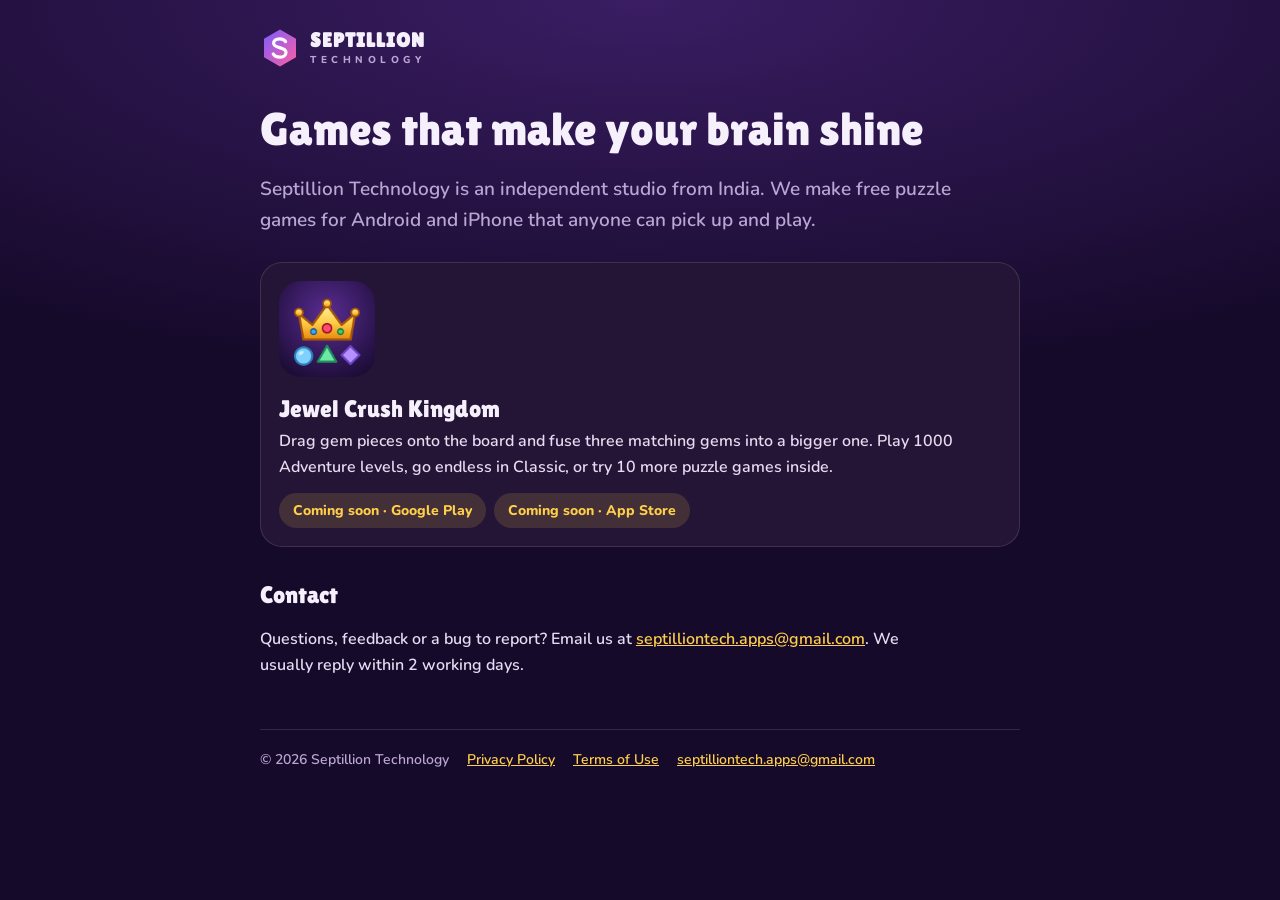
<file: index.html>
<!doctype html><html lang="en"><head><meta charset="utf-8"><meta name="viewport" content="width=device-width,initial-scale=1">
<title>Septillion Technology</title><meta name="description" content="Septillion Technology makes fun, free puzzle games for Android and iPhone."><link rel="icon" href="icon.png"><link rel="stylesheet" href="style.css"></head>
<body><div class="wrap"><header><a href="./"><svg class="mark" viewBox="0 0 100 100" aria-hidden="true"><defs><linearGradient id="g" x1="0" y1="0" x2="1" y2="1"><stop offset="0" stop-color="#7c5cff"/><stop offset="1" stop-color="#ff5fa2"/></linearGradient></defs><polygon points="50,4 90,27 90,73 50,96 10,73 10,27" fill="url(#g)"/><path d="M64 34c-3-5-9-7-15-7-9 0-15 5-15 11 0 14 31 8 31 23 0 7-7 12-16 12-7 0-13-3-16-8" fill="none" stroke="#fff" stroke-width="8" stroke-linecap="round"/></svg><span class="brand">SEPTILLION<small>TECHNOLOGY</small></span></a></header>
<h1>Games that make your brain shine</h1>
<p class="lead">Septillion Technology is an independent studio from India. We make free puzzle games for Android and iPhone that anyone can pick up and play.</p>
<div class="app"><img src="icon.png" alt="Jewel Crush Kingdom app icon"><div><h2>Jewel Crush Kingdom</h2>
<p style="margin:4px 0">Drag gem pieces onto the board and fuse three matching gems into a bigger one. Play 1000 Adventure levels, go endless in Classic, or try 10 more puzzle games inside.</p>
<span class="pill">Coming soon · Google Play</span><span class="pill">Coming soon · App Store</span></div></div>
<h2>Contact</h2><p>Questions, feedback or a bug to report? Email us at <a href="mailto:septilliontech.apps@gmail.com">septilliontech.apps@gmail.com</a>. We usually reply within 2 working days.</p>
<footer><span>© 2026 Septillion Technology</span><a href="privacy-policy.html">Privacy Policy</a><a href="terms.html">Terms of Use</a><a href="mailto:septilliontech.apps@gmail.com">septilliontech.apps@gmail.com</a></footer></div></body></html>
</file>
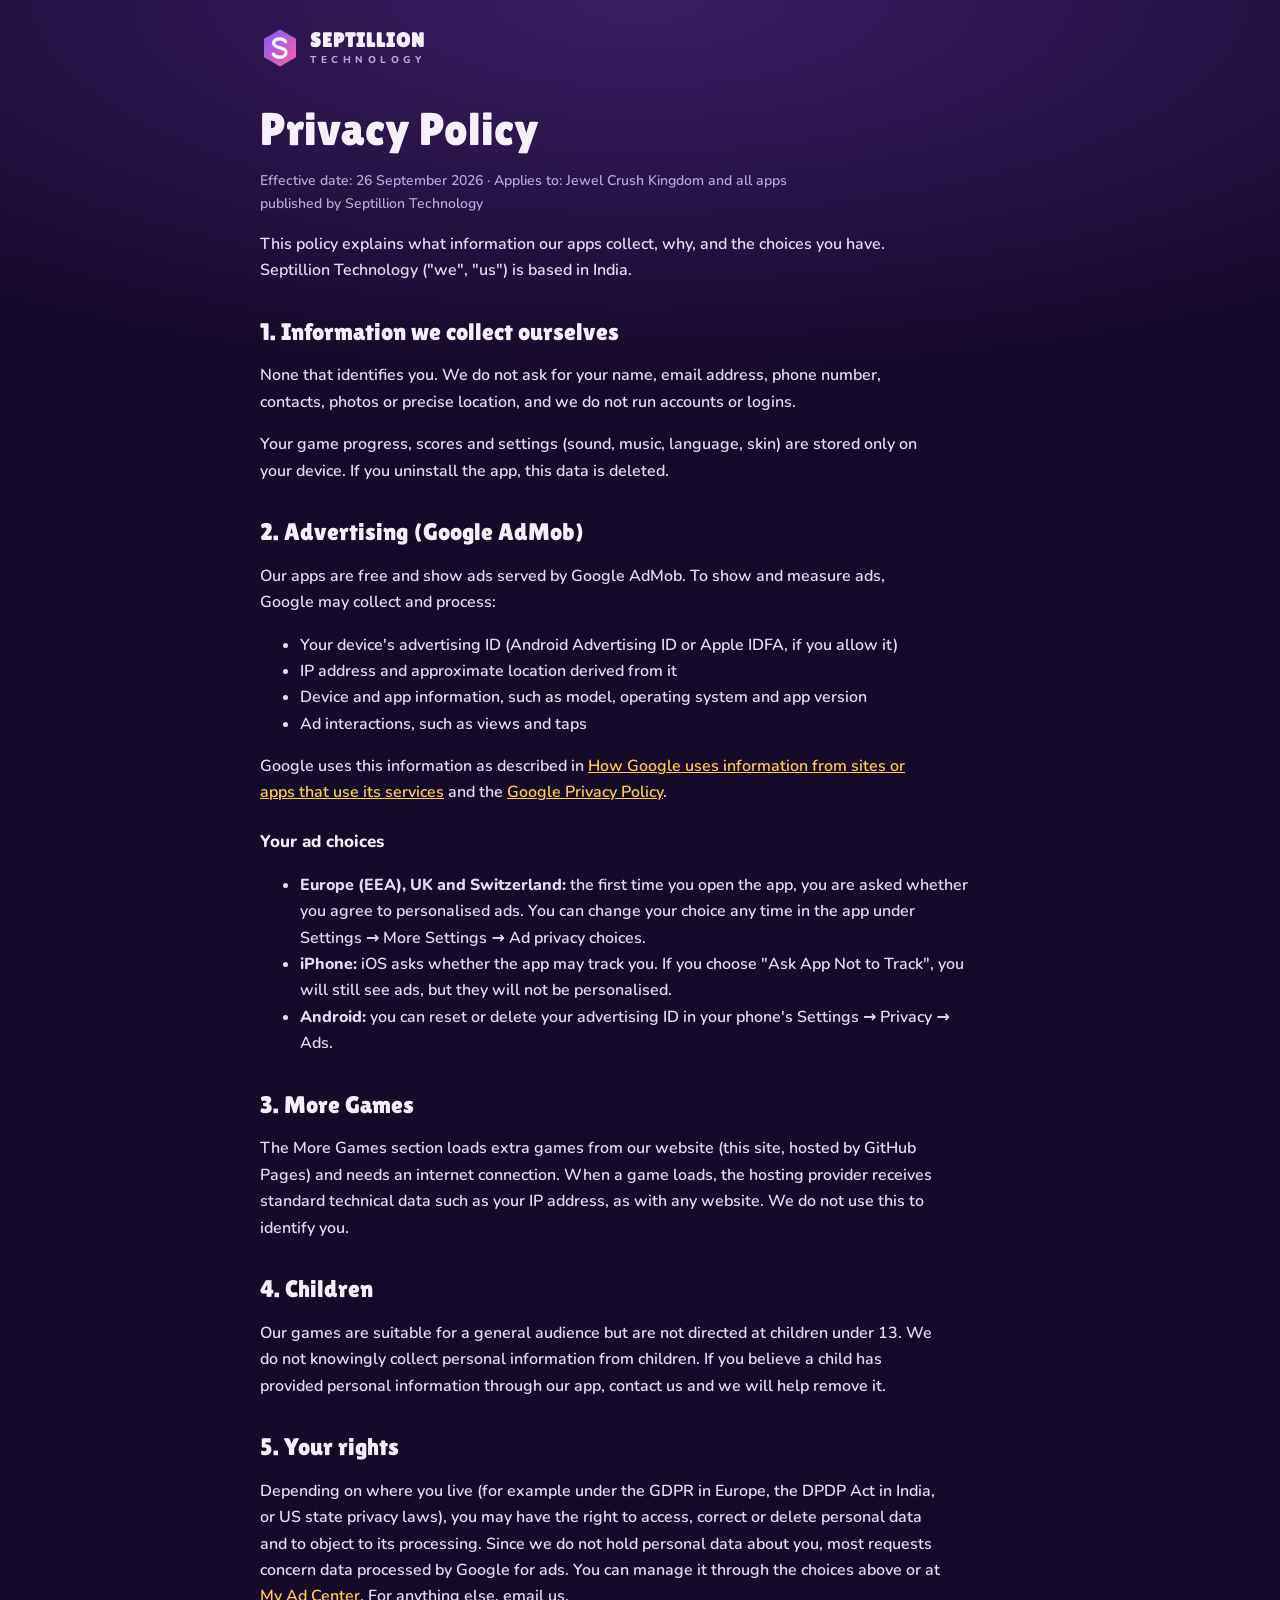
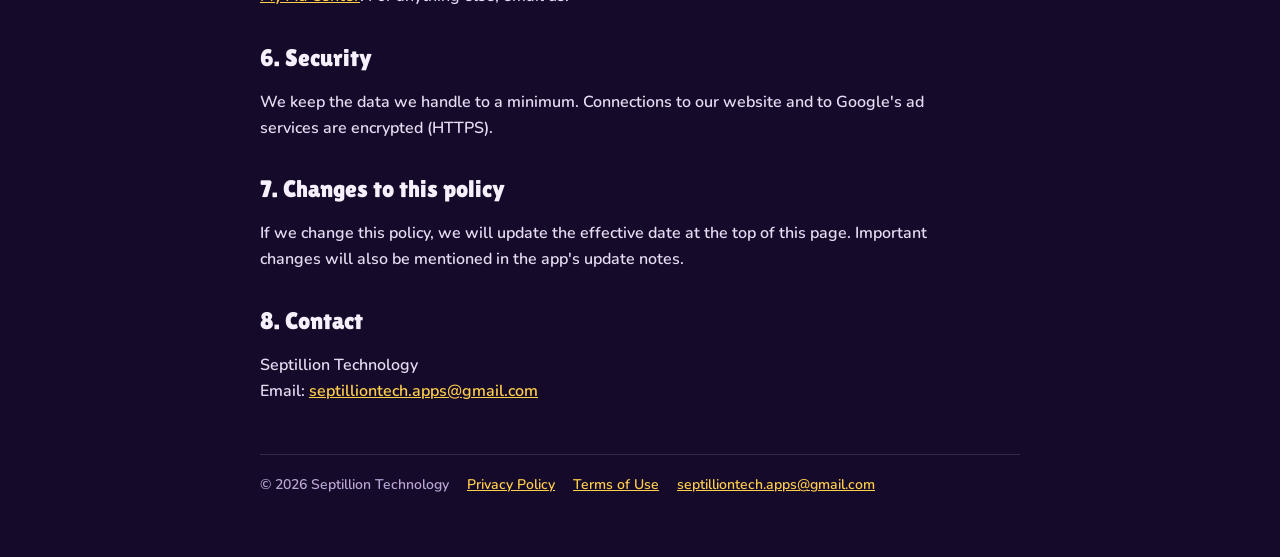
<file: privacy-policy.html>
<!doctype html><html lang="en"><head><meta charset="utf-8"><meta name="viewport" content="width=device-width,initial-scale=1">
<title>Privacy Policy · Septillion Technology</title><meta name="description" content="Privacy Policy for Jewel Crush Kingdom and other apps by Septillion Technology."><link rel="icon" href="icon.png"><link rel="stylesheet" href="style.css"></head>
<body><div class="wrap"><header><a href="./"><svg class="mark" viewBox="0 0 100 100" aria-hidden="true"><defs><linearGradient id="g" x1="0" y1="0" x2="1" y2="1"><stop offset="0" stop-color="#7c5cff"/><stop offset="1" stop-color="#ff5fa2"/></linearGradient></defs><polygon points="50,4 90,27 90,73 50,96 10,73 10,27" fill="url(#g)"/><path d="M64 34c-3-5-9-7-15-7-9 0-15 5-15 11 0 14 31 8 31 23 0 7-7 12-16 12-7 0-13-3-16-8" fill="none" stroke="#fff" stroke-width="8" stroke-linecap="round"/></svg><span class="brand">SEPTILLION<small>TECHNOLOGY</small></span></a></header>
<h1>Privacy Policy</h1>
<p class="meta">Effective date: 26 September 2026 · Applies to: Jewel Crush Kingdom and all apps published by Septillion Technology</p>
<p>This policy explains what information our apps collect, why, and the choices you have. Septillion Technology ("we", "us") is based in India.</p>
<h2>1. Information we collect ourselves</h2>
<p>None that identifies you. We do not ask for your name, email address, phone number, contacts, photos or precise location, and we do not run accounts or logins.</p>
<p>Your game progress, scores and settings (sound, music, language, skin) are stored only on your device. If you uninstall the app, this data is deleted.</p>
<h2>2. Advertising (Google AdMob)</h2>
<p>Our apps are free and show ads served by Google AdMob. To show and measure ads, Google may collect and process:</p>
<ul><li>Your device's advertising ID (Android Advertising ID or Apple IDFA, if you allow it)</li><li>IP address and approximate location derived from it</li><li>Device and app information, such as model, operating system and app version</li><li>Ad interactions, such as views and taps</li></ul>
<p>Google uses this information as described in <a href="https://policies.google.com/technologies/partner-sites" rel="noopener">How Google uses information from sites or apps that use its services</a> and the <a href="https://policies.google.com/privacy" rel="noopener">Google Privacy Policy</a>.</p>
<h3>Your ad choices</h3>
<ul><li><b>Europe (EEA), UK and Switzerland:</b> the first time you open the app, you are asked whether you agree to personalised ads. You can change your choice any time in the app under Settings → More Settings → Ad privacy choices.</li>
<li><b>iPhone:</b> iOS asks whether the app may track you. If you choose "Ask App Not to Track", you will still see ads, but they will not be personalised.</li>
<li><b>Android:</b> you can reset or delete your advertising ID in your phone's Settings → Privacy → Ads.</li></ul>
<h2>3. More Games</h2>
<p>The More Games section loads extra games from our website (this site, hosted by GitHub Pages) and needs an internet connection. When a game loads, the hosting provider receives standard technical data such as your IP address, as with any website. We do not use this to identify you.</p>
<h2>4. Children</h2>
<p>Our games are suitable for a general audience but are not directed at children under 13. We do not knowingly collect personal information from children. If you believe a child has provided personal information through our app, contact us and we will help remove it.</p>
<h2>5. Your rights</h2>
<p>Depending on where you live (for example under the GDPR in Europe, the DPDP Act in India, or US state privacy laws), you may have the right to access, correct or delete personal data and to object to its processing. Since we do not hold personal data about you, most requests concern data processed by Google for ads. You can manage it through the choices above or at <a href="https://myadcenter.google.com" rel="noopener">My Ad Center</a>. For anything else, email us.</p>
<h2>6. Security</h2>
<p>We keep the data we handle to a minimum. Connections to our website and to Google's ad services are encrypted (HTTPS).</p>
<h2>7. Changes to this policy</h2>
<p>If we change this policy, we will update the effective date at the top of this page. Important changes will also be mentioned in the app's update notes.</p>
<h2>8. Contact</h2>
<p>Septillion Technology<br>Email: <a href="mailto:septilliontech.apps@gmail.com">septilliontech.apps@gmail.com</a></p>
<footer><span>© 2026 Septillion Technology</span><a href="privacy-policy.html">Privacy Policy</a><a href="terms.html">Terms of Use</a><a href="mailto:septilliontech.apps@gmail.com">septilliontech.apps@gmail.com</a></footer></div></body></html>
</file>
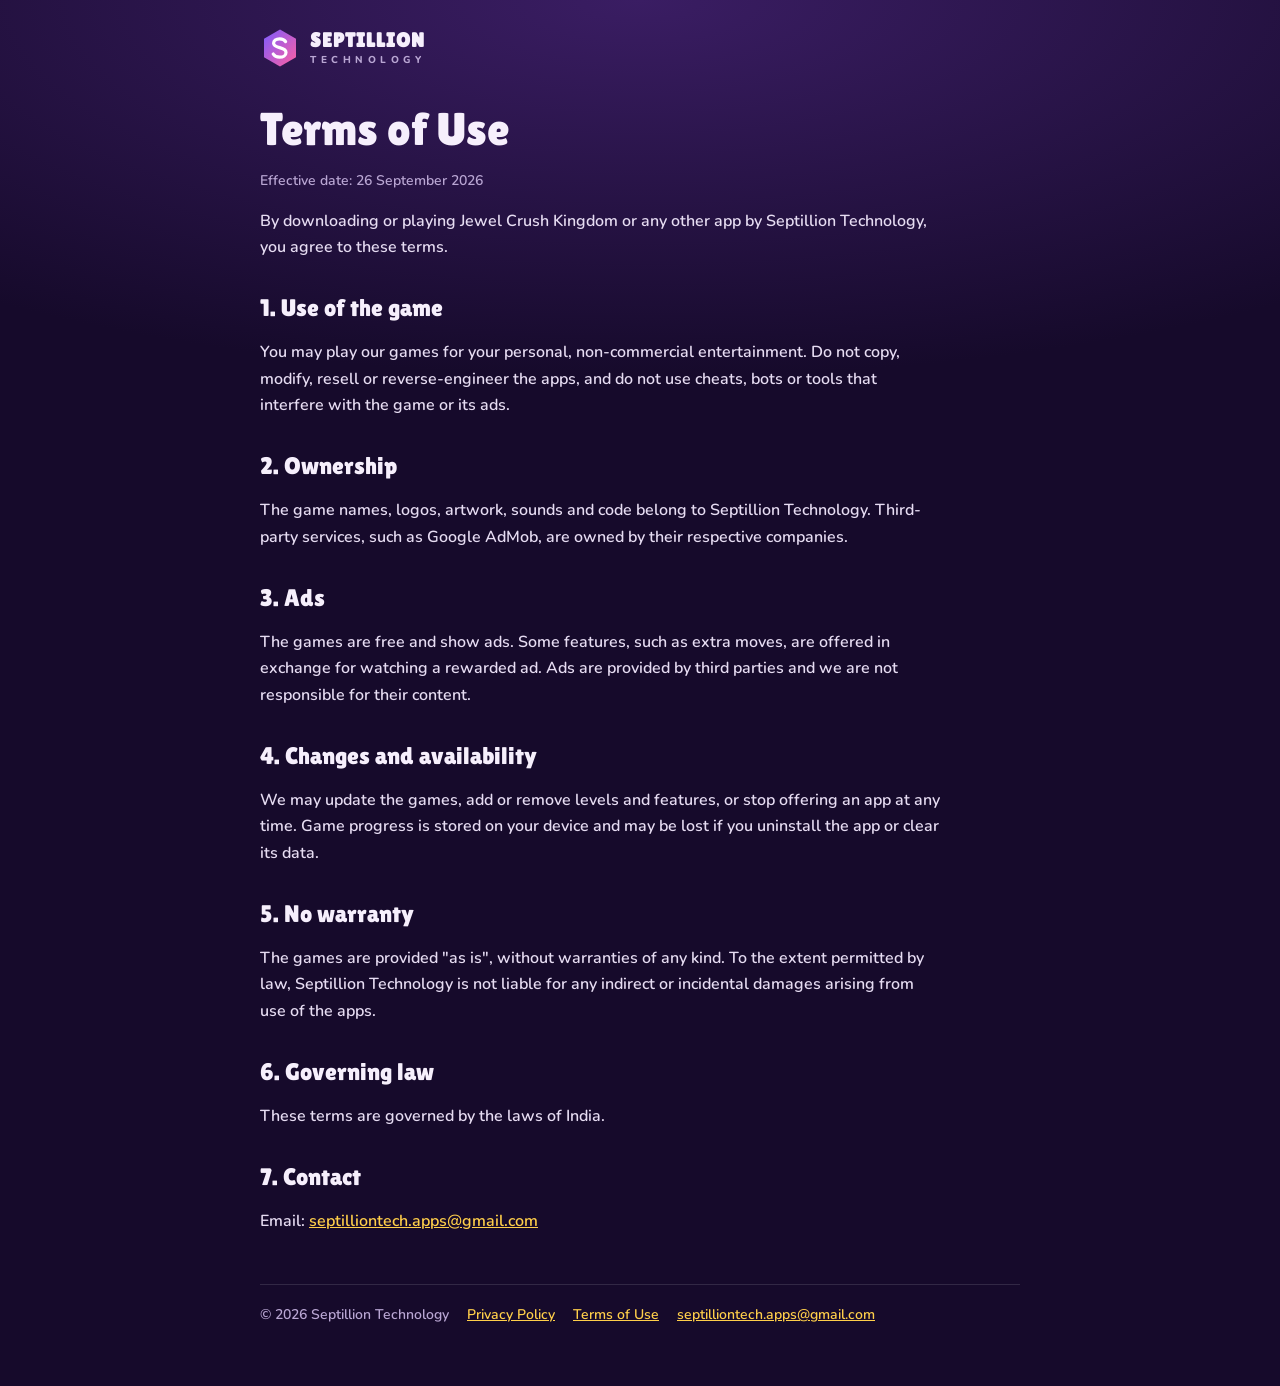
<file: terms.html>
<!doctype html><html lang="en"><head><meta charset="utf-8"><meta name="viewport" content="width=device-width,initial-scale=1">
<title>Terms of Use · Septillion Technology</title><meta name="description" content="Terms of Use for apps by Septillion Technology."><link rel="icon" href="icon.png"><link rel="stylesheet" href="style.css"></head>
<body><div class="wrap"><header><a href="./"><svg class="mark" viewBox="0 0 100 100" aria-hidden="true"><defs><linearGradient id="g" x1="0" y1="0" x2="1" y2="1"><stop offset="0" stop-color="#7c5cff"/><stop offset="1" stop-color="#ff5fa2"/></linearGradient></defs><polygon points="50,4 90,27 90,73 50,96 10,73 10,27" fill="url(#g)"/><path d="M64 34c-3-5-9-7-15-7-9 0-15 5-15 11 0 14 31 8 31 23 0 7-7 12-16 12-7 0-13-3-16-8" fill="none" stroke="#fff" stroke-width="8" stroke-linecap="round"/></svg><span class="brand">SEPTILLION<small>TECHNOLOGY</small></span></a></header>
<h1>Terms of Use</h1>
<p class="meta">Effective date: 26 September 2026</p>
<p>By downloading or playing Jewel Crush Kingdom or any other app by Septillion Technology, you agree to these terms.</p>
<h2>1. Use of the game</h2><p>You may play our games for your personal, non-commercial entertainment. Do not copy, modify, resell or reverse-engineer the apps, and do not use cheats, bots or tools that interfere with the game or its ads.</p>
<h2>2. Ownership</h2><p>The game names, logos, artwork, sounds and code belong to Septillion Technology. Third-party services, such as Google AdMob, are owned by their respective companies.</p>
<h2>3. Ads</h2><p>The games are free and show ads. Some features, such as extra moves, are offered in exchange for watching a rewarded ad. Ads are provided by third parties and we are not responsible for their content.</p>
<h2>4. Changes and availability</h2><p>We may update the games, add or remove levels and features, or stop offering an app at any time. Game progress is stored on your device and may be lost if you uninstall the app or clear its data.</p>
<h2>5. No warranty</h2><p>The games are provided "as is", without warranties of any kind. To the extent permitted by law, Septillion Technology is not liable for any indirect or incidental damages arising from use of the apps.</p>
<h2>6. Governing law</h2><p>These terms are governed by the laws of India.</p>
<h2>7. Contact</h2><p>Email: <a href="mailto:septilliontech.apps@gmail.com">septilliontech.apps@gmail.com</a></p>
<footer><span>© 2026 Septillion Technology</span><a href="privacy-policy.html">Privacy Policy</a><a href="terms.html">Terms of Use</a><a href="mailto:septilliontech.apps@gmail.com">septilliontech.apps@gmail.com</a></footer></div></body></html>
</file>
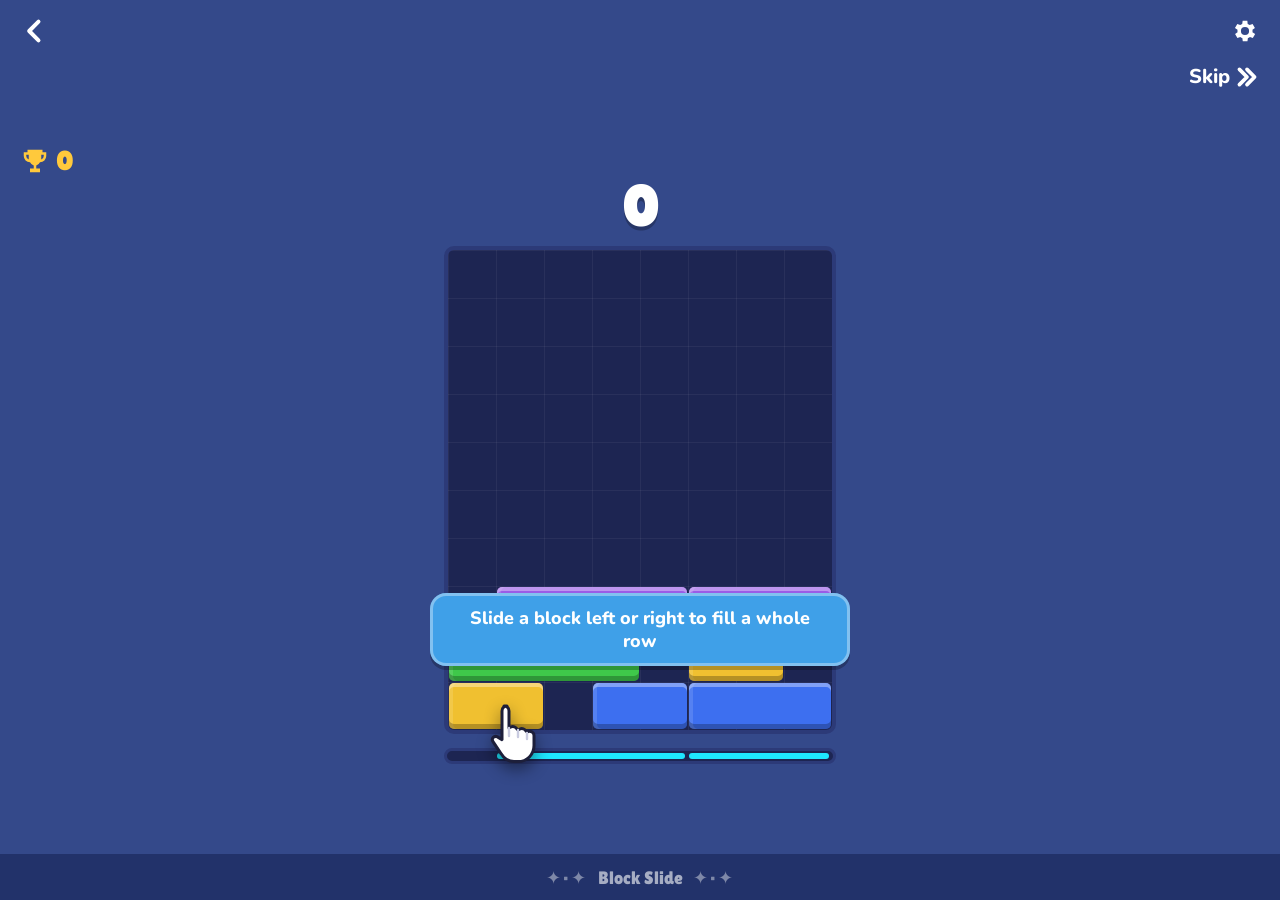
<file: games/block-slide.html>
<!doctype html><html lang="en"><head><meta charset="utf-8">
<meta name="viewport" content="width=device-width,initial-scale=1,maximum-scale=1,user-scalable=no,viewport-fit=cover">
<title>Block Slide</title><link rel="stylesheet" href="common.css">
<style>
:root{--bg:#34498a;--bg2:#22326a;--tipbg:#3fa0e8;--accent:#ffd166;--panel:rgba(255,255,255,.12)}
#best{display:flex;align-items:center;gap:6px;color:#ffc93c;font-family:'Lilita One',sans-serif;font-size:26px;align-self:flex-start;margin-left:6px}
#sc{font-family:'Lilita One',sans-serif;font-size:56px;line-height:1;margin:2px 0 12px;text-shadow:0 4px 0 rgba(0,0,0,.25)}
#bd{position:relative;background:#1d2552;border:4px solid #2c3a78;border-radius:10px;
  background-image:linear-gradient(rgba(255,255,255,.05) 1px,transparent 1px),linear-gradient(90deg,rgba(255,255,255,.05) 1px,transparent 1px);background-size:var(--cs) var(--cs)}
.bar{position:absolute;border-radius:5px;cursor:grab;transition:left .15s,top .15s;box-shadow:inset 0 4px 0 rgba(255,255,255,.35),inset 0 -5px 0 rgba(0,0,0,.25),inset 4px 0 0 rgba(255,255,255,.12)}
.bar.drag{transition:none;filter:brightness(1.15);z-index:5}
.bar.clr{animation:clr .3s forwards}
@keyframes clr{to{transform:scaleY(0);opacity:0;filter:brightness(2)}}
#pv{position:relative;height:16px;margin-top:14px;background:#1d2552;border-radius:8px;border:3px solid #2c3a78}
#pv i{position:absolute;top:2px;bottom:2px;border-radius:4px;background:#1ee7ff}
</style></head><body>
<div class="jg-main" id="main">
  <div id="best"><svg width="30" height="30" viewBox="0 0 24 24" fill="#ffc93c"><path d="M6 3h12v2h3v3a5 5 0 0 1-5 5 5 5 0 0 1-3 2.6V18h3v3H8v-3h3v-2.4A5 5 0 0 1 8 13a5 5 0 0 1-5-5V5h3zm-1 4v1a3 3 0 0 0 2 2.8V7zm14 0h-2v3.8A3 3 0 0 0 19 8z"/></svg><span id="bs">0</span></div>
  <div id="sc">0</div>
  <div id="bd"></div><div id="pv"></div>
</div>
<script src="common.js"></script>
<script>
(function(){
const COLS=8,ROWS=10,COL=['#3fc84a','#3d6ff0','#f0c030','#f07a2a','#9a5ce6','#e23c3c'];
let bars=[],nextRow,score=0,best=JG.load('best',0),cs=40,busy=false,uid=0,combo=0;
JG.init({id:'slide',name:'Block Slide',onReplay:()=>start()});
JG.stats([]);
const $=id=>document.getElementById(id);
const wait=ms=>new Promise(r=>setTimeout(r,ms));
function genRow(){
  for(;;){const row=[];let c=0;
    while(c<COLS){if(Math.random()<.3){c++;continue}const len=Math.min(COLS-c,1+Math.floor(Math.random()*4));row.push({c,len,col:COL[Math.floor(Math.random()*COL.length)]});c+=len+(Math.random()<.35?1:0)}
    const filled=row.reduce((a,b)=>a+b.len,0);if(filled>=4&&filled<=COLS-1)return row}
}
function occ(ex){const g=Array(ROWS*COLS).fill(null);for(const b of bars)if(b!==ex)for(let k=0;k<b.len;k++)g[b.r*COLS+b.c+k]=b;return g}
function settle(){let moved=false,ch=true;while(ch){ch=false;bars.sort((a,b)=>b.r-a.r);
  for(const b of bars){const g=occ(b);while(b.r+1<ROWS&&[...Array(b.len)].every((_,k)=>!g[(b.r+1)*COLS+b.c+k])){b.r++;ch=moved=true}}}return moved}
function fullRows(){const g=occ();const rs=[];for(let r=0;r<ROWS;r++)if([...Array(COLS)].every((_,c)=>g[r*COLS+c]))rs.push(r);return rs}
async function resolve(){
  for(;;){
    if(settle()){render();await wait(170)}
    const rs=fullRows();if(!rs.length)break;
    combo++;const pts=rs.length*80*combo;score+=pts;if(score>best){best=score;JG.save('best',best)}
    bars.filter(b=>rs.includes(b.r)).forEach(b=>{const el=document.querySelector(`.bar[data-id="${b.id}"]`);el&&el.classList.add('clr')});
    JG.SFX.good();JG.vibrate('MEDIUM');JG.toast(combo>1?'Combo ×'+combo:rs.length>1?'Great!':'Good!');
    await wait(300);bars=bars.filter(b=>!rs.includes(b.r));render();
  }
}
function pushRow(){
  for(const b of bars)b.r--;
  for(const s of nextRow)bars.push({id:uid++,r:ROWS-1,c:s.c,len:s.len,col:s.col});
  nextRow=genRow();
}
async function afterMove(){
  busy=true;combo=0;await resolve();
  pushRow();render();await wait(180);
  if(bars.some(b=>b.r<0)){busy=false;return JG.result({win:false,title:'Game Over',lines:['Score '+score,'Best '+best],buttons:[{label:'Play Again',fn:start}]})}
  await resolve();busy=false;
}
function render(){
  const bd=$('bd');bd.style.width=(COLS*cs+8)+'px';bd.style.height=(ROWS*cs+8)+'px';bd.style.setProperty('--cs',cs+'px');
  const have=new Set();
  for(const b of bars){have.add(String(b.id));let el=bd.querySelector(`.bar[data-id="${b.id}"]`);
    if(!el){el=document.createElement('div');el.className='bar';el.dataset.id=b.id;el.style.background=b.col;bd.appendChild(el);el.style.top=((b.r+1)*cs+1)+'px'}
    Object.assign(el.style,{left:(b.c*cs+1)+'px',top:(b.r*cs+1)+'px',width:(b.len*cs-2)+'px',height:(cs-2)+'px'});}
  bd.querySelectorAll('.bar').forEach(el=>{if(!have.has(el.dataset.id))el.remove()});
  $('pv').style.width=(COLS*cs+8)+'px';$('pv').innerHTML=nextRow.map(s=>`<i style="left:${s.c*cs+2}px;width:${s.len*cs-4}px"></i>`).join('');
  $('sc').textContent=score;$('bs').textContent=best;
}
function start(){bars=[];score=0;$('bd').innerHTML='';for(let i=0;i<3;i++){nextRow=genRow();pushRow()}nextRow=genRow();settle();
  const main=$('main').getBoundingClientRect();cs=Math.floor(Math.min((Math.min(innerWidth,440)-36)/COLS,(main.height-150)/ROWS,48));render()}
let D=null;
$('bd').addEventListener('pointerdown',e=>{
  if(busy)return;const el=e.target.closest('.bar');if(!el)return;const b=bars.find(x=>x.id==el.dataset.id);
  const g=occ(b);let lo=b.c,hi=b.c;while(lo>0&&!g[b.r*COLS+lo-1])lo--;while(hi+b.len<COLS&&!g[b.r*COLS+hi+b.len])hi++;
  D={b,el,x0:e.clientX,c0:b.c,lo,hi,c:b.c};el.classList.add('drag');try{$('bd').setPointerCapture(e.pointerId)}catch(_){}JG.tutDone();
});
$('bd').addEventListener('pointermove',e=>{if(!D)return;const dx=(e.clientX-D.x0)/cs;const c=Math.max(D.lo,Math.min(D.hi,D.c0+dx));D.c=Math.round(c);D.el.style.left=(c*cs+1)+'px'});
addEventListener('pointerup',()=>{if(!D)return;const d=D;D=null;d.el.classList.remove('drag');
  if(d.c!==d.c0){d.b.c=d.c;render();JG.SFX.place();JG.vibrate();afterMove()}else render()});
start();
JG.tutorial('Slide a block left or right to fill a whole row',()=>document.querySelector('.bar'),'top');
})();
</script></body></html>
</file>
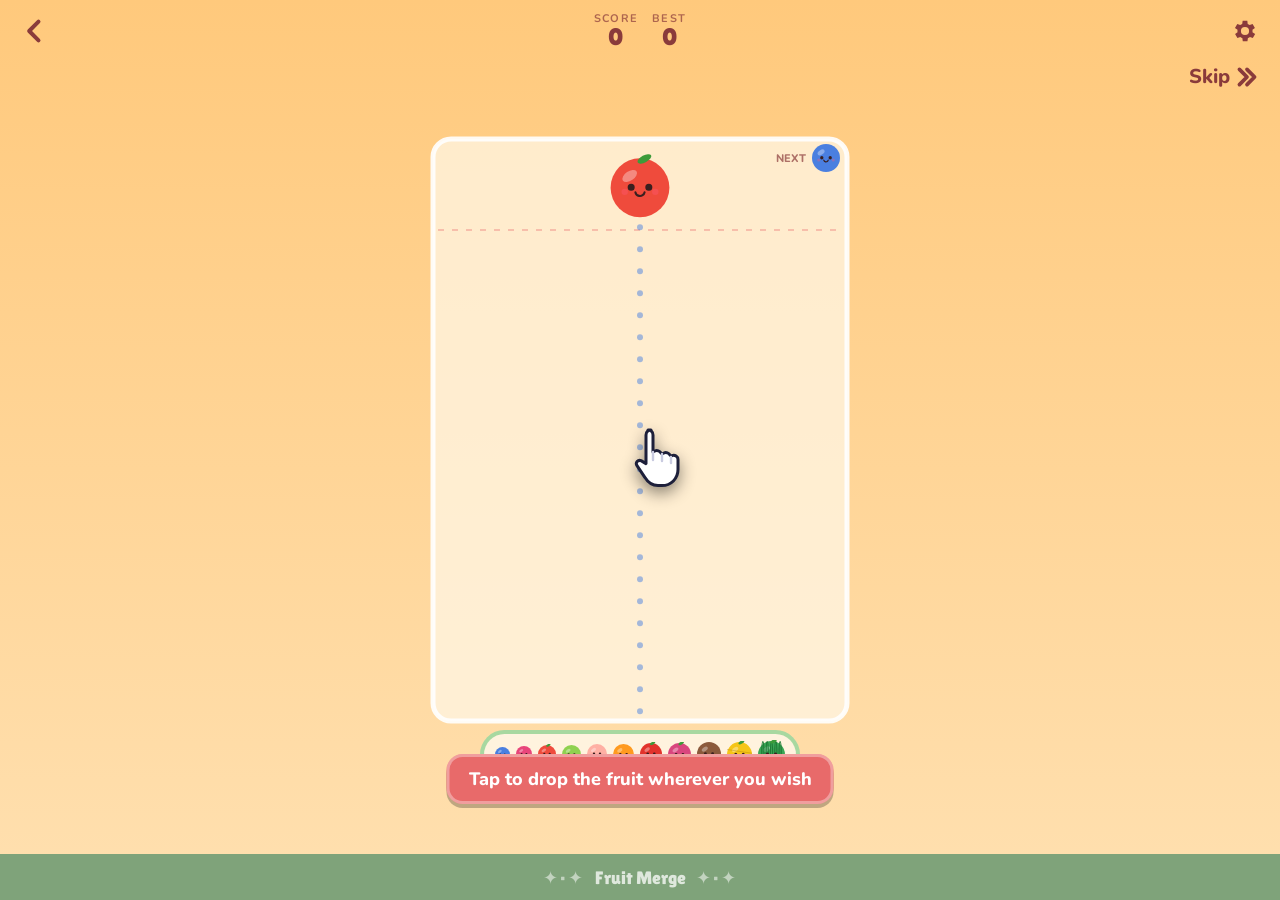
<file: games/fruit-merge.html>
<!doctype html><html lang="en"><head><meta charset="utf-8">
<meta name="viewport" content="width=device-width,initial-scale=1,maximum-scale=1,user-scalable=no,viewport-fit=cover">
<title>Fruit Merge</title><link rel="stylesheet" href="common.css">
<style>
:root{--bg:#ffcf8a;--bg2:#7fa37a;--ink:#8a3b3b;--mute:rgba(138,59,59,.7);--tipbg:#e86a6a;--accent:#e86a6a}
body{background:linear-gradient(#ffc97c,#ffe0b0)}
.jg-foot{color:rgba(255,255,255,.75)}
#cv{border-radius:18px;touch-action:none;display:block}
#evo{display:flex;gap:4px;align-items:center;justify-content:center;background:#fff3de;border-radius:40px;padding:6px 10px;margin-top:10px;box-shadow:inset 0 -3px 0 rgba(0,0,0,.08),0 0 0 4px #a8d8a0}
#evo canvas{display:block}
</style></head><body>
<div class="jg-main" id="main"><canvas id="cv"></canvas><div id="evo"></div></div>
<script src="common.js"></script>
<script>
(function(){
const COL=['#4a7fe0','#e8457a','#ef4b3c','#8fd14f','#ffb0a4','#ff9a1f','#e2332c','#d9467e','#8b5a3c','#f5c518','#3aa655'];
const RF=[.045,.058,.07,.086,.1,.118,.136,.156,.18,.205,.235];
const cv=document.getElementById('cv'),ctx=cv.getContext('2d');
let W,H,dpr,F=[],next,cur,aimX,score=0,best=JG.load('best',0),lastDrop=0,over=false,topY,dangerT=0,raf;
JG.init({id:'fruit',name:'Fruit Merge',onReplay:()=>reset()});
function stats(){JG.stats([['Score',score,'sc'],['Best',best,'bs']])}
function size(){
  const main=document.getElementById('main').getBoundingClientRect();
  W=Math.min(innerWidth-24,420);H=Math.min(W*1.4,main.height-80);dpr=devicePixelRatio||1;
  cv.width=W*dpr;cv.height=H*dpr;cv.style.width=W+'px';cv.style.height=H+'px';ctx.setTransform(dpr,0,0,dpr,0,0);topY=H*.16;
  const ev=document.getElementById('evo');ev.innerHTML='';
  const es=Math.min(28,(W-40)/11.5);
  COL.forEach((c,i)=>{const e=document.createElement('canvas');const s=Math.round(es*(.62+i*.04));e.width=s*dpr;e.height=s*dpr;e.style.width=s+'px';e.style.height=s+'px';const x=e.getContext('2d');x.setTransform(dpr,0,0,dpr,0,0);fruit(x,s/2,s/2,s/2-1,i,0);ev.appendChild(e)});
}
function R(l){return RF[l]*W}
function fruit(c,x,y,r,l,rot){
  c.save();c.translate(x,y);c.rotate(rot||0);
  c.fillStyle=COL[l];c.beginPath();c.arc(0,0,r,0,7);c.fill();
  c.fillStyle='rgba(255,255,255,.35)';c.beginPath();c.ellipse(-r*.35,-r*.4,r*.28,r*.16,-.6,0,7);c.fill();
  if(l===10){c.strokeStyle='#1f7a36';c.lineWidth=r*.09;for(let k=-2;k<=2;k++){c.beginPath();c.ellipse(k*r*.32,0,r*.08,r*.95,0,0,7);c.stroke()}}
  if(l===9){c.strokeStyle='rgba(160,110,0,.5)';c.lineWidth=r*.05;for(let k=-1;k<=1;k++){c.beginPath();c.moveTo(-r,k*r*.4);c.lineTo(r,k*r*.4+r*.3);c.stroke()}}
  // leaf
  if([2,6,7,9,10].includes(l)){c.fillStyle='#3d9b3a';c.beginPath();c.ellipse(r*.15,-r*.98,r*.26,r*.12,-.5,0,7);c.fill()}
  // face
  c.fillStyle='#3a1f1f';const e=r*.12;
  c.beginPath();c.arc(-r*.3,-r*.02,e,0,7);c.arc(r*.3,-r*.02,e,0,7);c.fill();
  c.strokeStyle='#3a1f1f';c.lineWidth=Math.max(1.2,r*.07);c.lineCap='round';c.beginPath();c.arc(0,r*.12,r*.16,.2,Math.PI-.2);c.stroke();
  c.fillStyle='rgba(255,90,120,.35)';c.beginPath();c.arc(-r*.52,r*.14,r*.11,0,7);c.arc(r*.52,r*.14,r*.11,0,7);c.fill();
  c.restore();
}
function pickNext(){return Math.floor(Math.random()*Math.min(5,1+Math.floor(score/80)+2))}
function reset(){F=[];score=0;over=false;cur=pickNext();next=pickNext();aimX=W/2;dangerT=0;stats();}
function drop(){
  if(over||performance.now()-lastDrop<450)return;
  const r=R(cur),x=Math.max(r+2,Math.min(W-r-2,aimX));
  F.push({x,y:topY*.55,px:x,py:topY*.55,l:cur,r,t:performance.now(),rot:0});
  lastDrop=performance.now();cur=next;next=pickNext();JG.SFX.place();JG.tutDone();
}
function step(){
  const G=.32;
  for(const f of F){const vx=(f.x-f.px)*.992,vy=(f.y-f.py)*.992;f.px=f.x;f.py=f.y;f.x+=vx;f.y+=vy+G;f.rot+=vx*.02}
  for(let it=0;it<6;it++){
    for(let i=0;i<F.length;i++){
      const a=F[i];if(a.dead)continue;
      for(let j=i+1;j<F.length;j++){
        const b=F[j];if(b.dead)continue;
        const dx=b.x-a.x,dy=b.y-a.y,d=Math.hypot(dx,dy)||.01,m=a.r+b.r;
        if(d<m){
          if(a.l===b.l&&!a.dead&&!b.dead){
            a.dead=b.dead=true;
            const nx=(a.x+b.x)/2,ny=(a.y+b.y)/2;
            if(a.l<10){const l=a.l+1;F.push({x:nx,y:ny,px:nx,py:ny,l,r:R(l),t:0,rot:0,pop:1});score+=(l+1)*(l+2)/2;}
            else score+=200;
            if(score>best){best=score;JG.save('best',best)}
            stats();JG.tone(300+a.l*60,.12,'triangle',.08);JG.vibrate(a.l>5?'MEDIUM':'LIGHT');
            if(a.l>=6)JG.toast(['','','','','','','Great!','Amazing!','Fantastic!','Wonderful!','Legendary!'][a.l+1]||'Great!');
            continue;
          }
          const o=(m-d)/2,ux=dx/d,uy=dy/d,ma=a.r*a.r,mb=b.r*b.r,t=ma+mb;
          a.x-=ux*o*2*mb/t;a.y-=uy*o*2*mb/t;b.x+=ux*o*2*ma/t;b.y+=uy*o*2*ma/t;
        }
      }
    }
    F=F.filter(f=>!f.dead);
    for(const f of F){if(f.x<f.r){f.x=f.r}if(f.x>W-f.r){f.x=W-f.r}if(f.y>H-f.r){f.y=H-f.r;f.px+=(f.x-f.px)*.2}}
  }
  // danger line
  const now=performance.now();
  const high=F.some(f=>now-f.t>1500&&f.y-f.r<topY&&Math.abs(f.y-f.py)<1);
  dangerT=high?dangerT+1:0;
  if(dangerT>120&&!over){over=true;JG.result({win:false,title:'Box Full!',lines:['Score '+score,'Best '+best],buttons:[{label:'Play Again',fn:reset}]})}
}
function frame(){
  if(!over)step();
  ctx.clearRect(0,0,W,H);
  ctx.fillStyle='rgba(255,246,228,.75)';ctx.strokeStyle='rgba(255,255,255,.9)';ctx.lineWidth=5;
  ctx.beginPath();ctx.roundRect?ctx.roundRect(3,3,W-6,H-6,18):ctx.rect(3,3,W-6,H-6);ctx.fill();ctx.stroke();
  ctx.setLineDash([6,8]);ctx.strokeStyle=dangerT>0?'#e84545':'rgba(232,106,106,.35)';ctx.lineWidth=2;ctx.beginPath();ctx.moveTo(8,topY);ctx.lineTo(W-8,topY);ctx.stroke();ctx.setLineDash([]);
  if(!over){
    const r=R(cur),x=Math.max(r+2,Math.min(W-r-2,aimX));
    ctx.fillStyle='rgba(74,127,224,.5)';for(let y=topY*.55+r+10;y<H;y+=22){ctx.beginPath();ctx.arc(x,y,3,0,7);ctx.fill()}
    fruit(ctx,x,topY*.55,r,cur,0);
    fruit(ctx,W-24,22,14,next,0);ctx.fillStyle='rgba(138,59,59,.7)';ctx.font='800 11px Nunito,sans-serif';ctx.textAlign='right';ctx.fillText('NEXT',W-44,26);
  }
  for(const f of F){if(f.pop){f.pop=Math.max(0,f.pop-.08)}fruit(ctx,f.x,f.y,f.r*(1+(f.pop||0)*.25),f.l,f.rot)}
  raf=requestAnimationFrame(frame);
}
function pos(e){const r=cv.getBoundingClientRect();aimX=e.clientX-r.left}
let down=false;
cv.addEventListener('pointerdown',e=>{down=true;pos(e);try{cv.setPointerCapture(e.pointerId)}catch(_){}});
cv.addEventListener('pointermove',e=>{if(down||e.pointerType==='mouse')pos(e)});
cv.addEventListener('pointerup',e=>{if(!down)return;down=false;pos(e);drop()});
size();reset();frame();
JG.tutorial('Tap to drop the fruit wherever you wish',()=>cv,'bottom');
})();
</script></body></html>
</file>
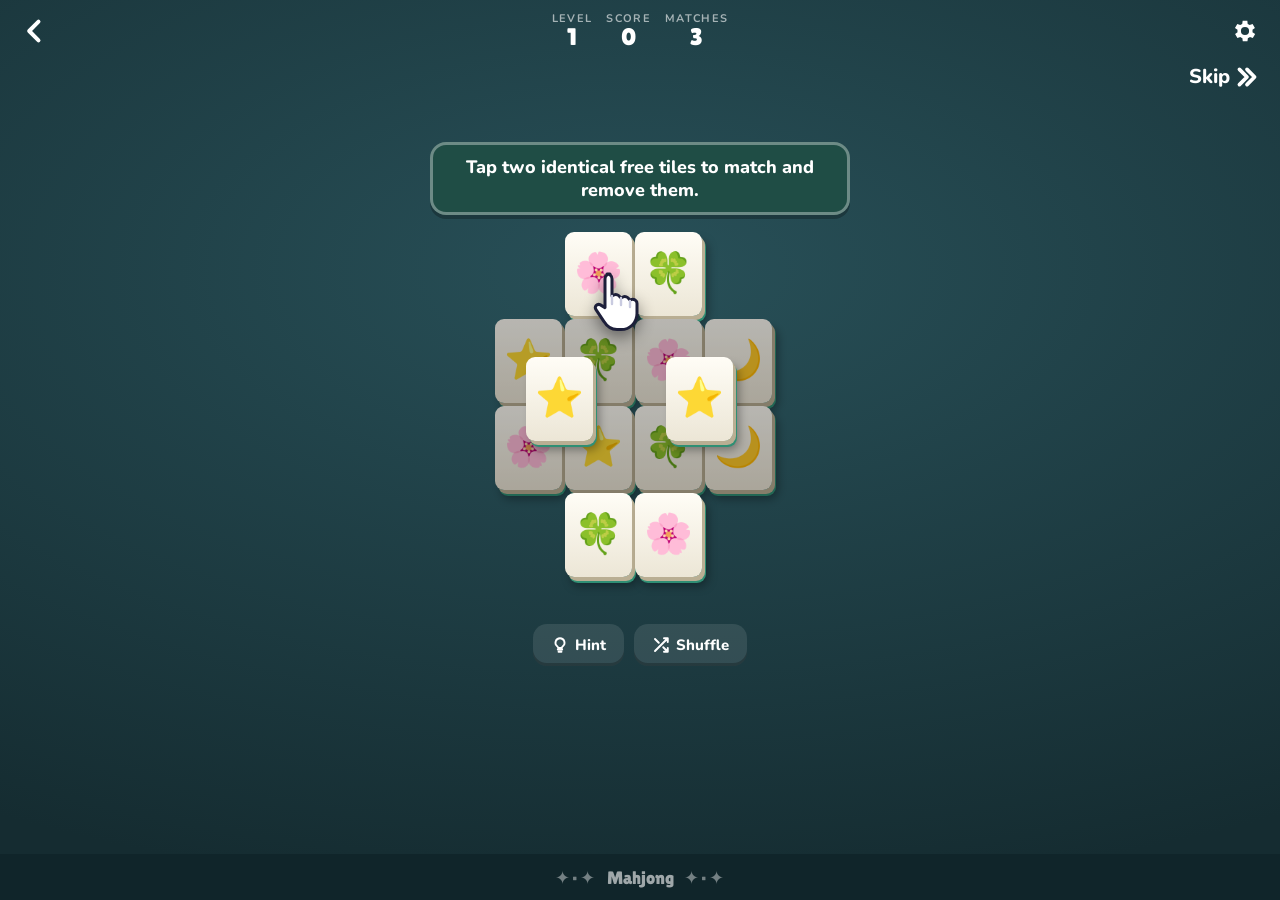
<file: games/mahjong.html>
<!doctype html><html lang="en"><head><meta charset="utf-8">
<meta name="viewport" content="width=device-width,initial-scale=1,maximum-scale=1,user-scalable=no,viewport-fit=cover">
<title>Mahjong</title><link rel="stylesheet" href="common.css">
<style>
:root{--bg:#1c3a40;--bg2:#10252a;--tipbg:#1f4d45;--accent:#8fe3d0;--panel:rgba(255,255,255,.1)}
body{background:radial-gradient(100% 70% at 50% 30%,#285058,#152c31)}
#board{position:relative}
.tl{position:absolute;border-radius:9px;background:linear-gradient(#fffdf6,#ece6d6);display:grid;place-items:center;cursor:pointer;
  box-shadow:3px 4px 0 #b9ae93,4px 6px 0 #2f8f74,6px 9px 10px rgba(0,0,0,.35);font-size:calc(var(--tw)*.56);line-height:1;transition:transform .12s,filter .15s}
.tl.lock{filter:brightness(.72)}
.tl.sel{background:linear-gradient(#fff6b8,#ffe36e);transform:translateY(-3px)}
.tl.hint{animation:hint .6s 3}
@keyframes hint{50%{transform:scale(1.1)}}
.tl.out{animation:out .25s forwards}
@keyframes out{to{transform:scale(.3);opacity:0}}
</style></head><body>
<div class="jg-main" id="main"><div id="board"></div>
<div class="jg-bar" style="margin-top:22px"><button class="jg-btn" id="hint"></button><button class="jg-btn" id="shuf"></button></div></div>
<script src="common.js"></script>
<script>
(function(){
const SYM=['🌸','🍀','⭐','🌙','🔔','🎋','🐟','🍄','💎','👑','🔥','🎈','🌼','🐚','🍁','🦋','🍉','🎐'];
let level=JG.load('level',1),T=[],sel=null,score=0,tw=50,th=62;
JG.init({id:'mahjong',name:'Mahjong',onReplay:()=>start()});
const $=id=>document.getElementById(id);
$('hint').innerHTML=JG.ICON.bulb+' Hint';$('shuf').innerHTML=JG.ICON.shuffle+' Shuffle';
function layout(){
  if(level===1){ // small cross like the classic starter
    return [[2,0,0],[4,0,0],[0,2,0],[2,2,0],[4,2,0],[6,2,0],[0,4,0],[2,4,0],[4,4,0],[6,4,0],[2,6,0],[4,6,0],[1,3,1],[5,3,1]];
  }
  const w=Math.min(6,3+Math.floor(level/2)),h=Math.min(6,3+Math.floor((level-1)/2)),P=[];
  for(let y=0;y<h;y++)for(let x=0;x<w;x++)P.push([x*2,y*2,0]);
  if(w>2&&h>2)for(let y=0;y<h-1;y++)for(let x=0;x<w-1;x++)if(level>=3||((x+y)%2===0))P.push([x*2+1,y*2+1,1]);
  if(level>=4&&w>3&&h>3)for(let y=1;y<h-2;y++)for(let x=1;x<w-2;x++)P.push([x*2+2,y*2+2,2]);
  if(P.length%2)P.shift();
  return P;
}
function free(t,list){
  if(list.some(o=>o!==t&&o.z===t.z+1&&Math.abs(o.x-t.x)<2&&Math.abs(o.y-t.y)<2))return false;
  const side=d=>list.some(o=>o!==t&&o.z===t.z&&o.x===t.x+d&&Math.abs(o.y-t.y)<2);
  return !side(-2)||!side(2);
}
function deal(P){
  for(let tries=0;tries<200;tries++){
    let rest=P.map(([x,y,z])=>({x,y,z,s:-1})),out=[],ok=true;
    const types=Math.min(SYM.length,Math.max(4,Math.floor(P.length/4)));let k=0;
    while(rest.length){
      const f=rest.filter(t=>free(t,rest));if(f.length<2){ok=false;break}
      JG.shuffle(f);const s=(k++)%types;f[0].s=s;f[1].s=s;out.push(f[0],f[1]);rest=rest.filter(t=>t!==f[0]&&t!==f[1]);
    }
    if(ok)return out;
  }
  return [];
}
function start(){T=deal(layout());sel=null;score=0;size();render()}
function size(){
  const maxX=Math.max(...T.map(t=>t.x))+2,maxY=Math.max(...T.map(t=>t.y))+2;
  const main=$('main').getBoundingClientRect();
  tw=Math.floor(Math.min((Math.min(innerWidth,460)-40)/(maxX/2),(main.height-120)/(maxY/2)/1.24,70));th=Math.round(tw*1.24);
  const b=$('board');b.style.width=(maxX/2*tw+10)+'px';b.style.height=(maxY/2*th+14)+'px';b.style.setProperty('--tw',tw+'px');
}
function pairs(){const f=T.filter(t=>free(t,T));let n=0;for(let i=0;i<f.length;i++)for(let j=i+1;j<f.length;j++)if(f[i].s===f[j].s)n++;return n}
function render(){
  const b=$('board');
  const order=T.map((t,i)=>i).sort((a,c)=>T[a].z-T[c].z||T[a].y-T[c].y||T[a].x-T[c].x);
  b.innerHTML=order.map(i=>{const t=T[i];return `<div class="tl${free(t,T)?'':' lock'}${sel===i?' sel':''}" data-i="${i}" style="left:${t.x/2*tw-t.z*4}px;top:${t.y/2*th-t.z*6}px;width:${tw-3}px;height:${th-3}px;z-index:${t.z*100+t.y}">${SYM[t.s]}</div>`}).join('');
  JG.stats([['Level',level],['Score',score],['Matches',pairs()]]);
}
$('board').addEventListener('click',e=>{
  const el=e.target.closest('.tl');if(!el)return;const i=+el.dataset.i,t=T[i];
  if(!free(t,T)){JG.SFX.bad();return}
  JG.tutDone();
  if(sel===null||sel===i){sel=sel===i?null:i;JG.SFX.tap();render();return}
  if(T[sel].s===t.s){
    const a=T[sel];sel=null;T=T.filter(x=>x!==a&&x!==t);score+=20;JG.SFX.good();JG.vibrate();render();
    if(!T.length)return setTimeout(()=>JG.result({win:true,title:'Level Complete!',lines:['Score '+score],buttons:[{label:'Next Level',fn:()=>{level++;JG.save('level',level);start()}}]}),250);
    if(!pairs()){JG.toast('Shuffling…');reshuffle()}
  }else{sel=i;JG.SFX.tap();render()}
});
function reshuffle(){const pos=T.map(t=>[t.x,t.y,t.z]);const nd=deal(pos);if(nd.length)T=nd;sel=null;render()}
$('hint').onclick=()=>{const f=T.map((t,i)=>i).filter(i=>free(T[i],T));for(let a of f)for(let b of f)if(a<b&&T[a].s===T[b].s){[a,b].forEach(i=>{const el=document.querySelector(`.tl[data-i="${i}"]`);el&&el.classList.add('hint')});JG.SFX.tap();return}};
$('shuf').onclick=()=>{JG.SFX.tap();reshuffle()};
start();
JG.tutorial('Tap two identical free tiles to match and remove them.',()=>{const i=T.findIndex(t=>free(t,T));return document.querySelector(`.tl[data-i="${i}"]`)},'top');
})();
</script></body></html>
</file>
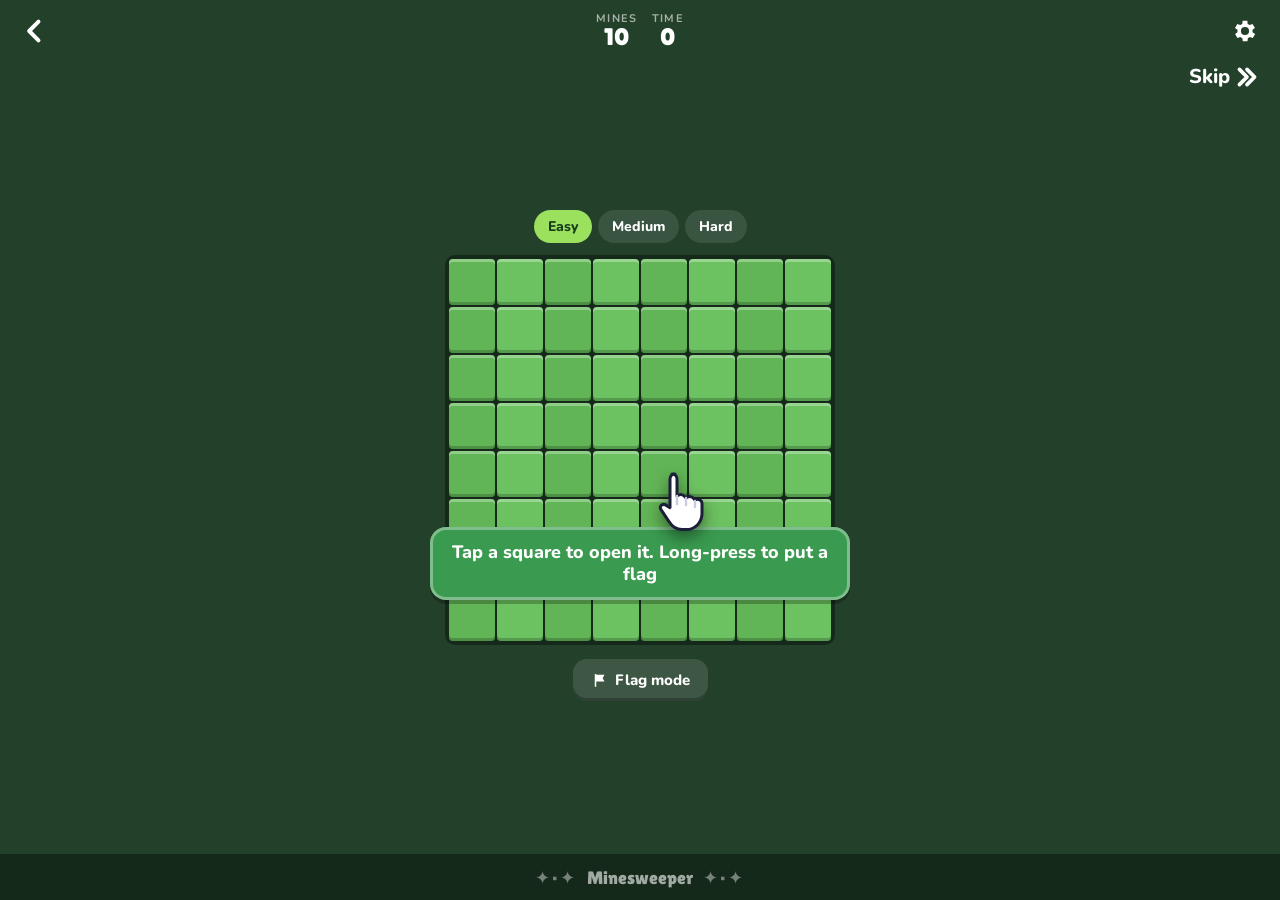
<file: games/minesweeper.html>
<!doctype html><html lang="en"><head><meta charset="utf-8">
<meta name="viewport" content="width=device-width,initial-scale=1,maximum-scale=1,user-scalable=no,viewport-fit=cover">
<title>Minesweeper</title><link rel="stylesheet" href="common.css">
<style>
:root{--bg:#23402b;--bg2:#15291b;--tipbg:#3a9a4f;--accent:#9be15d;--panel:rgba(255,255,255,.12)}
#modes{display:flex;gap:6px;margin-bottom:12px}
#modes button{border:0;border-radius:20px;padding:7px 14px;font:800 14px 'Nunito',sans-serif;background:rgba(255,255,255,.1);color:#fff;cursor:pointer}
#modes button.on{background:#9be15d;color:#173d1d}
#g{display:grid;gap:2px;background:#15291b;padding:4px;border-radius:10px}
.m{display:grid;place-items:center;font-family:'Lilita One',sans-serif;font-size:calc(var(--cs)*.6);cursor:pointer;border-radius:4px;line-height:1}
.m.h{background:#6cc160;box-shadow:inset 0 3px 0 rgba(255,255,255,.3),inset 0 -3px 0 rgba(0,0,0,.2)}
.m.h:nth-child(odd){background:#62b556}
.m.o{background:#e7d3a8}.m.o:nth-child(odd){background:#dcc79a}
.m.boom{background:#e74c3c}
.n1{color:#1f6fd1}.n2{color:#2e8b3a}.n3{color:#d13b2e}.n4{color:#7b2fbf}.n5{color:#b8651b}.n6{color:#138f8f}.n7{color:#333}.n8{color:#777}
#fl{margin-top:14px}
#fl.on{background:#e74c3c}
</style></head><body>
<div class="jg-main" id="main"><div id="modes"><button data-m="0">Easy</button><button data-m="1">Medium</button><button data-m="2">Hard</button></div>
<div id="g"></div><button class="jg-btn" id="fl"></button></div>
<script src="common.js"></script>
<script>
(function(){
const MODES=[[8,8,10],[9,12,20],[10,14,32]];
let mode=JG.load('mode',0),W,H,M,mine,open,flag,first,over,flagMode=false,t0=0,timer;
JG.init({id:'mines',name:'Minesweeper',onReplay:()=>start()});
const $=id=>document.getElementById(id);
$('fl').innerHTML=JG.ICON.flag+' Flag mode';
function start(){[W,H,M]=MODES[mode];mine=Array(W*H).fill(false);open=Array(W*H).fill(false);flag=Array(W*H).fill(false);first=true;over=false;clearInterval(timer);t0=0;
  document.querySelectorAll('#modes button').forEach(b=>b.classList.toggle('on',+b.dataset.m===mode));layout()}
function nb(i){const x=i%W,y=Math.floor(i/W),o=[];for(let dy=-1;dy<=1;dy++)for(let dx=-1;dx<=1;dx++){if(!dx&&!dy)continue;const X=x+dx,Y=y+dy;if(X>=0&&Y>=0&&X<W&&Y<H)o.push(Y*W+X)}return o}
function cnt(i){return nb(i).filter(k=>mine[k]).length}
function plant(safe){const ban=new Set([safe,...nb(safe)]);let n=0;while(n<M){const k=Math.floor(Math.random()*W*H);if(!mine[k]&&!ban.has(k)){mine[k]=true;n++}}}
function layout(){const main=$('main').getBoundingClientRect();const cs=Math.floor(Math.min((Math.min(innerWidth,440)-30)/W,(main.height-130)/H,46));
  const g=$('g');g.style.gridTemplateColumns=`repeat(${W},${cs}px)`;g.style.gridTemplateRows=`repeat(${H},${cs}px)`;g.style.setProperty('--cs',cs+'px');render()}
function render(boom){
  $('g').innerHTML=mine.map((m,i)=>{
    if(open[i]||(over&&m)){const n=cnt(i);return `<div class="m o${boom===i?' boom':''}${m?'':' n'+n}" data-i="${i}">${m?'💣':n||''}</div>`}
    return `<div class="m h" data-i="${i}">${flag[i]?'🚩':''}</div>`}).join('');
  const t=t0?Math.floor((Date.now()-t0)/1000):0;
  JG.stats([['Mines',M-flag.filter(Boolean).length],['Time',t,'tm']]);
}
function reveal(i){const st=[i];while(st.length){const k=st.pop();if(open[k]||flag[k])continue;open[k]=true;if(!mine[k]&&cnt(k)===0)nb(k).forEach(q=>{if(!open[q])st.push(q)})}}
function act(i,asFlag){
  if(over||open[i])return;JG.tutDone();
  if(asFlag){flag[i]=!flag[i];JG.SFX.tap();JG.vibrate();render();return}
  if(flag[i])return;
  if(first){first=false;plant(i);t0=Date.now();timer=setInterval(()=>{const e=$('tm');if(e)e.textContent=Math.floor((Date.now()-t0)/1000)},1000)}
  if(mine[i]){over=true;clearInterval(timer);render(i);JG.vibrate('HEAVY');return setTimeout(()=>JG.result({win:false,title:'Boom!',lines:['You hit a mine'],buttons:[{label:'Try Again',fn:start}]}),500)}
  reveal(i);JG.SFX.place();render();
  if(open.filter(Boolean).length===W*H-M){over=true;clearInterval(timer);const s=Math.floor((Date.now()-t0)/1000);const bk='best'+mode,b=JG.load(bk,0);if(!b||s<b)JG.save(bk,s);
    setTimeout(()=>JG.result({win:true,title:'You Win!',lines:['Time '+s+' sec','Best '+Math.min(s,b||s)+' sec'],buttons:[{label:'Play Again',fn:start}]}),300)}
}
let lp=null,lpFired=false;
$('g').addEventListener('pointerdown',e=>{const c=e.target.closest('.m');if(!c)return;lpFired=false;lp=setTimeout(()=>{lpFired=true;act(+c.dataset.i,true)},420)});
$('g').addEventListener('pointerup',e=>{clearTimeout(lp);const c=e.target.closest('.m');if(!c||lpFired)return;act(+c.dataset.i,flagMode)});
$('g').addEventListener('pointerleave',()=>clearTimeout(lp));
$('fl').onclick=()=>{flagMode=!flagMode;$('fl').classList.toggle('on',flagMode);JG.SFX.tap()};
$('modes').onclick=e=>{const b=e.target.closest('button');if(!b)return;mode=+b.dataset.m;JG.save('mode',mode);JG.SFX.tap();start()};
start();
JG.tutorial('Tap a square to open it. Long-press to put a flag',()=>document.querySelector(`.m[data-i="${Math.floor(H/2)*W+Math.floor(W/2)}"]`),'bottom');
})();
</script></body></html>
</file>
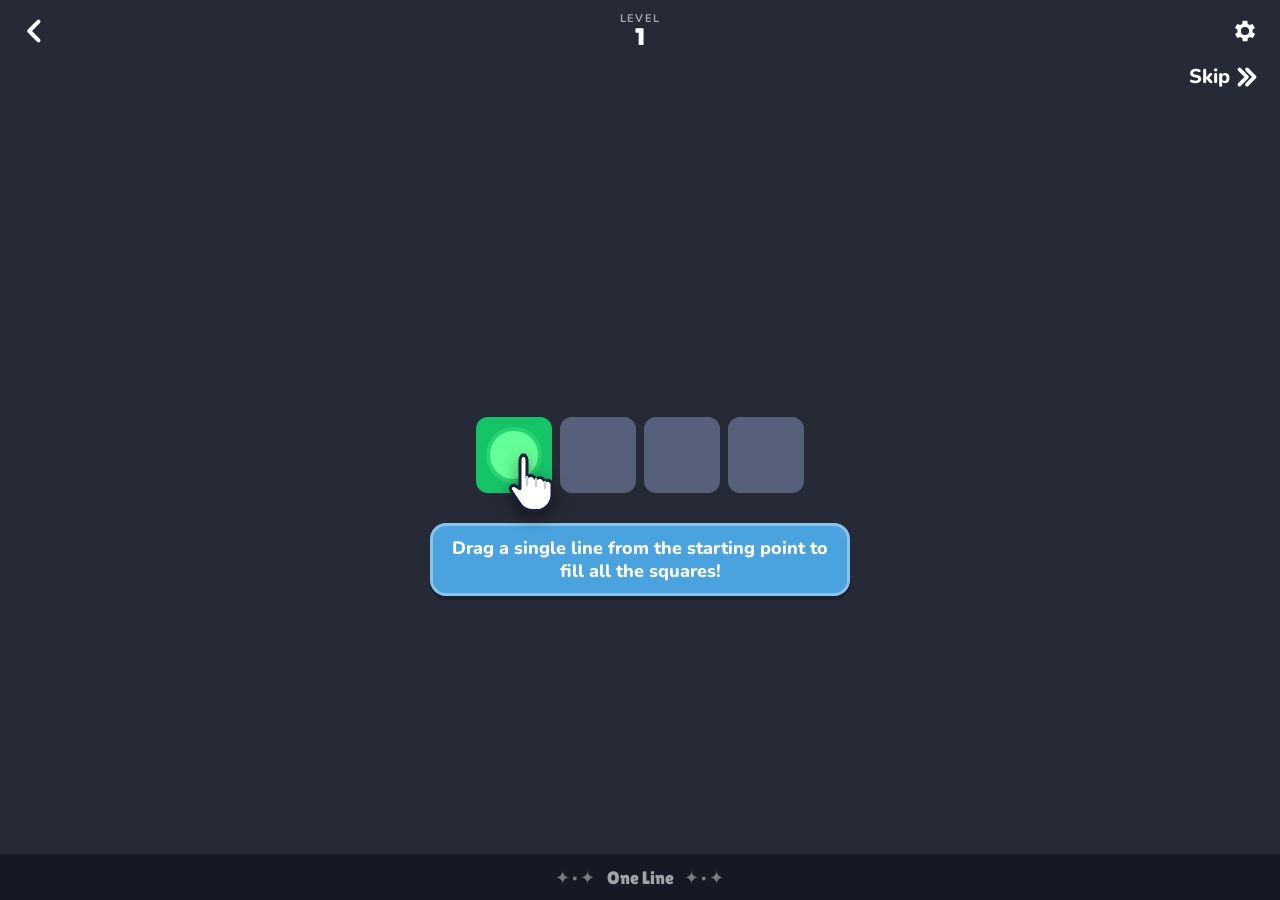
<file: games/one-line.html>
<!doctype html><html lang="en"><head><meta charset="utf-8">
<meta name="viewport" content="width=device-width,initial-scale=1,maximum-scale=1,user-scalable=no,viewport-fit=cover">
<title>One Line</title><link rel="stylesheet" href="common.css">
<style>
:root{--bg:#262a36;--bg2:#161923;--cell:#56607a;--fill:#14c466;--head:#63ff98}
#wrap{position:relative;touch-action:none}
#grid{display:grid;gap:8px}
.c{border-radius:12px;background:var(--cell);transition:background .12s}
.c.v{background:var(--fill)}
.c.no{visibility:hidden}
#line{position:absolute;inset:0;pointer-events:none;overflow:visible}
.dot{position:absolute;border-radius:50%;background:var(--head);pointer-events:none;box-shadow:0 0 0 4px rgba(99,255,152,.25)}
</style></head><body>
<div class="jg-main" id="main"><div id="wrap"><div id="grid"></div><svg id="line"></svg><div class="dot" id="dot"></div></div></div>
<script src="common.js"></script>
<script>
(function(){
let level=JG.load('level',1),B,path=[],cs=60,drawing=false;
JG.init({id:'oneline',name:'One Line',onReplay:()=>start()});
function gen(n){
  if(n===1)return {w:4,h:1,cells:[0,1,2,3],start:0};
  if(n===2)return {w:3,h:2,cells:[0,1,2,3,4,5],start:0};
  const r=JG.rng(n*7919);
  const w=Math.min(6,3+Math.floor(n/5)),h=Math.min(7,w+(n%3===0?1:0));
  const want=Math.floor(w*h*Math.min(1,.62+n*.02));
  for(let tries=0;tries<200;tries++){
    const s=Math.floor(r()*w*h),seen=new Set([s]),p=[s];
    const nb=k=>{const x=k%w,y=Math.floor(k/w),o=[];if(x>0)o.push(k-1);if(x<w-1)o.push(k+1);if(y>0)o.push(k-w);if(y<h-1)o.push(k+w);return o};
    while(p.length<want){
      const c=nb(p[p.length-1]).filter(k=>!seen.has(k));if(!c.length)break;
      c.sort((a,b)=>nb(a).filter(k=>!seen.has(k)).length-nb(b).filter(k=>!seen.has(k)).length+(r()-.5)*1.2);
      const k=c[0];seen.add(k);p.push(k);
    }
    if(p.length>=want)return {w,h,cells:p,start:p[0]};
  }
  return gen(1);
}
function start(){
  B=gen(level);B.set=new Set(B.cells);path=[B.start];
  JG.stats([['Level',level]]);
  cs=Math.floor(Math.min((innerWidth-40-(B.w-1)*8)/B.w,(innerHeight*.6-(B.h-1)*8)/B.h,76));
  const g=document.getElementById('grid');
  g.style.gridTemplateColumns=`repeat(${B.w},${cs}px)`;g.style.gridTemplateRows=`repeat(${B.h},${cs}px)`;
  let h='';for(let k=0;k<B.w*B.h;k++)h+=`<div class="c${B.set.has(k)?'':' no'}" data-k="${k}"></div>`;
  g.innerHTML=h;draw();
}
function center(k){return [(k%B.w)*(cs+8)+cs/2,Math.floor(k/B.w)*(cs+8)+cs/2]}
function draw(){
  document.querySelectorAll('#grid .c').forEach(e=>e.classList.toggle('v',path.includes(+e.dataset.k)));
  const pts=path.map(center);
  document.getElementById('line').innerHTML=pts.length>1?`<polyline points="${pts.map(p=>p.join(',')).join(' ')}" fill="none" stroke="#63ff98" stroke-width="${cs*.22}" stroke-linecap="round" stroke-linejoin="round" opacity=".9"/>`:'';
  const d=document.getElementById('dot'),[x,y]=pts[pts.length-1],s=cs*.62;
  Object.assign(d.style,{width:s+'px',height:s+'px',left:(x-s/2)+'px',top:(y-s/2)+'px'});
}
function cellAt(e){const el=document.elementFromPoint(e.clientX,e.clientY);return el&&el.classList.contains('c')&&!el.classList.contains('no')?+el.dataset.k:null}
function adj(a,b){const ax=a%B.w,ay=Math.floor(a/B.w),bx=b%B.w,by=Math.floor(b/B.w);return Math.abs(ax-bx)+Math.abs(ay-by)===1}
const wrap=document.getElementById('wrap');
wrap.addEventListener('pointerdown',e=>{
  const k=cellAt(e);if(k==null)return;
  const i=path.indexOf(k);if(i<0)return;
  path=path.slice(0,i+1);drawing=true;draw();JG.tutDone();
  try{wrap.setPointerCapture(e.pointerId)}catch(_){}
});
wrap.addEventListener('pointermove',e=>{
  if(!drawing)return;const k=cellAt(e);if(k==null)return;
  const head=path[path.length-1];if(k===head)return;
  if(path.length>1&&k===path[path.length-2]){path.pop();draw();return}
  if(adj(head,k)&&!path.includes(k)){path.push(k);JG.tone(440+path.length*18,.05,'sine',.06);JG.vibrate();draw();
    if(path.length===B.cells.length){drawing=false;setTimeout(win,250)}}
});
addEventListener('pointerup',()=>drawing=false);
function win(){
  JG.result({win:true,title:'Level Complete!',lines:['Level '+level+' solved'],buttons:[{label:'Next Level',fn:()=>{level++;JG.save('level',level);start()}}]});
}
start();
JG.tutorial('Drag a single line from the starting point to fill all the squares!',()=>document.querySelector(`.c[data-k="${B.start}"]`),'bottom');
})();
</script></body></html>
</file>
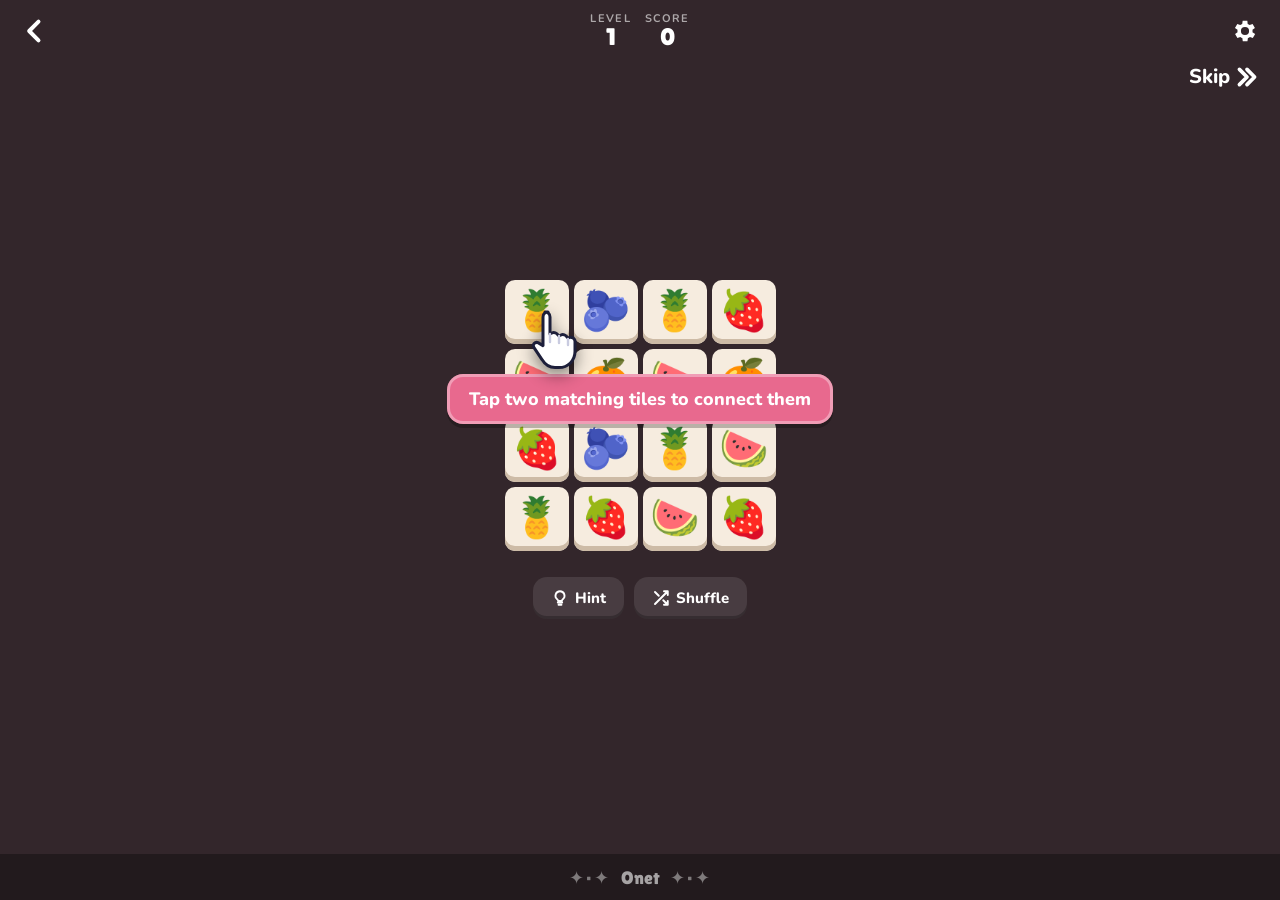
<file: games/onet.html>
<!doctype html><html lang="en"><head><meta charset="utf-8">
<meta name="viewport" content="width=device-width,initial-scale=1,maximum-scale=1,user-scalable=no,viewport-fit=cover">
<title>Onet</title><link rel="stylesheet" href="common.css">
<style>
:root{--bg:#33262b;--bg2:#221a1d;--tipbg:#e8698e;--accent:#ff9ab8;--panel:rgba(255,255,255,.1)}
#wrap{position:relative}
#grid{display:grid;gap:5px}
.t{border-radius:10px;background:#f6ecdf;box-shadow:inset 0 -5px 0 #cdbba6;display:grid;place-items:center;cursor:pointer;font-size:calc(var(--ts)*.62);line-height:1;transition:transform .12s,opacity .2s}
.t.sel{background:#fff;transform:translateY(-3px);box-shadow:inset 0 -5px 0 #cdbba6,0 0 0 3px #ff9ab8}
.t.hint{animation:hint .6s ease-in-out 3}
@keyframes hint{50%{transform:scale(1.12)}}
.t.gone{visibility:hidden}
#ln{position:absolute;inset:0;pointer-events:none;overflow:visible}
</style></head><body>
<div class="jg-main" id="main"><div id="wrap"><div id="grid"></div><svg id="ln"></svg></div>
<div class="jg-bar" style="margin-top:18px"><button class="jg-btn" id="hint"></button><button class="jg-btn" id="shuf"></button></div></div>
<script src="common.js"></script>
<script>
(function(){
const ICONS=['🍍','🍓','🍉','🍊','🫐','🍐','🥝','🥑','🍒','🍋','🍇','🍎','🍑','🥥','🍌','🥭','🍈','🌽'];
let level=JG.load('level',1),R,C,G,sel=null,ts=48,score=0;
JG.init({id:'onet',name:'Onet',onReplay:()=>start()});
const $=id=>document.getElementById(id);
$('hint').innerHTML=JG.ICON.bulb+' Hint';$('shuf').innerHTML=JG.ICON.shuffle+' Shuffle';
function start(){
  [R,C]=level===1?[4,4]:level===2?[6,4]:level<5?[6,6]:[8,6];
  const pairs=R*C/2,types=Math.min(ICONS.length,Math.max(4,Math.floor(pairs/2)+level%4));
  let arr=[];for(let i=0;i<pairs;i++){const k=i%types;arr.push(k,k)}
  JG.shuffle(arr);G=[];for(let r=0;r<R+2;r++){G.push([]);for(let c=0;c<C+2;c++)G[r].push(r&&c&&r<=R&&c<=C?arr.pop():-1)}
  sel=null;score=0;ensureMove();layout();
}
function layout(){
  const main=$('main').getBoundingClientRect();
  ts=Math.floor(Math.min((Math.min(innerWidth,440)-24-(C-1)*5)/C,(main.height-110-(R-1)*5)/R,64));
  const g=$('grid');g.style.gridTemplateColumns=`repeat(${C},${ts}px)`;g.style.gridTemplateRows=`repeat(${R},${ts}px)`;g.style.setProperty('--ts',ts+'px');
  render();
}
function render(){
  let h='';for(let r=1;r<=R;r++)for(let c=1;c<=C;c++){const v=G[r][c];h+=`<div class="t${v<0?' gone':''}${sel&&sel[0]===r&&sel[1]===c?' sel':''}" data-r="${r}" data-c="${c}">${v<0?'':ICONS[v]}</div>`}
  $('grid').innerHTML=h;JG.stats([['Level',level],['Score',score]]);
}
function path(a,b){
  const D=[[0,1],[1,0],[0,-1],[-1,0]],H=R+2,Wd=C+2;
  const best={};const q=[];
  for(let d=0;d<4;d++)q.push([a[0],a[1],d,0,[[a[0],a[1]]]]);
  while(q.length){
    const [r,c,d,t,p]=q.shift();
    const nr=r+D[d][0],nc=c+D[d][1];
    if(nr<0||nc<0||nr>=H||nc>=Wd)continue;
    const np=p.concat([[nr,nc]]);
    if(nr===b[0]&&nc===b[1])return np;
    if(G[nr][nc]>=0)continue;
    const key=nr+','+nc+','+d;if(best[key]!=null&&best[key]<=t)continue;best[key]=t;
    for(let d2=0;d2<4;d2++){if((d2+2)%4===d)continue;const t2=t+(d2===d?0:1);if(t2>2)continue;q.push([nr,nc,d2,t2,d2===d?np:np])}
  }
  return null;
}
function findPair(){
  const cells=[];for(let r=1;r<=R;r++)for(let c=1;c<=C;c++)if(G[r][c]>=0)cells.push([r,c]);
  for(let i=0;i<cells.length;i++)for(let j=i+1;j<cells.length;j++){const a=cells[i],b=cells[j];if(G[a[0]][a[1]]===G[b[0]][b[1]]&&path(a,b))return [a,b]}
  return null;
}
function reshuffle(){const cells=[],vals=[];for(let r=1;r<=R;r++)for(let c=1;c<=C;c++)if(G[r][c]>=0){cells.push([r,c]);vals.push(G[r][c])}JG.shuffle(vals);cells.forEach(([r,c],i)=>G[r][c]=vals[i])}
function ensureMove(){let n=0;while(!findPair()&&n<30&&remaining()){reshuffle();n++}}
function remaining(){let n=0;for(let r=1;r<=R;r++)for(let c=1;c<=C;c++)if(G[r][c]>=0)n++;return n}
function center([r,c]){return [(c-1)*(ts+5)+ts/2,(r-1)*(ts+5)+ts/2]}
$('grid').addEventListener('click',e=>{
  const t=e.target.closest('.t');if(!t||t.classList.contains('gone'))return;const p=[+t.dataset.r,+t.dataset.c];JG.tutDone();
  if(!sel||(sel[0]===p[0]&&sel[1]===p[1])){sel=sel?null:p;JG.SFX.tap();render();return}
  if(G[sel[0]][sel[1]]===G[p[0]][p[1]]){const pt=path(sel,p);if(pt){
    $('ln').innerHTML=`<polyline points="${pt.map(q=>center(q).join(',')).join(' ')}" fill="none" stroke="#ff9ab8" stroke-width="5" stroke-linecap="round" stroke-linejoin="round"/>`;
    G[sel[0]][sel[1]]=-1;G[p[0]][p[1]]=-1;sel=null;score+=10;JG.SFX.good();JG.vibrate();render();
    setTimeout(()=>$('ln').innerHTML='',260);
    if(!remaining())return setTimeout(()=>JG.result({win:true,title:'Level Complete!',lines:['Score '+score],buttons:[{label:'Next Level',fn:()=>{level++;JG.save('level',level);start()}}]}),300);
    if(!findPair()){JG.toast('Shuffling…');ensureMove();render()}
    return}}
  JG.SFX.bad();sel=p;render();
});
$('hint').onclick=()=>{const p=findPair();if(!p)return;JG.SFX.tap();p.forEach(([r,c])=>{const el=document.querySelector(`.t[data-r="${r}"][data-c="${c}"]`);el&&el.classList.add('hint')})};
$('shuf').onclick=()=>{reshuffle();ensureMove();sel=null;JG.SFX.tap();render()};
start();
JG.tutorial('Tap two matching tiles to connect them',()=>{const p=findPair();return p&&document.querySelector(`.t[data-r="${p[0][0]}"][data-c="${p[0][1]}"]`)},'bottom');
})();
</script></body></html>
</file>
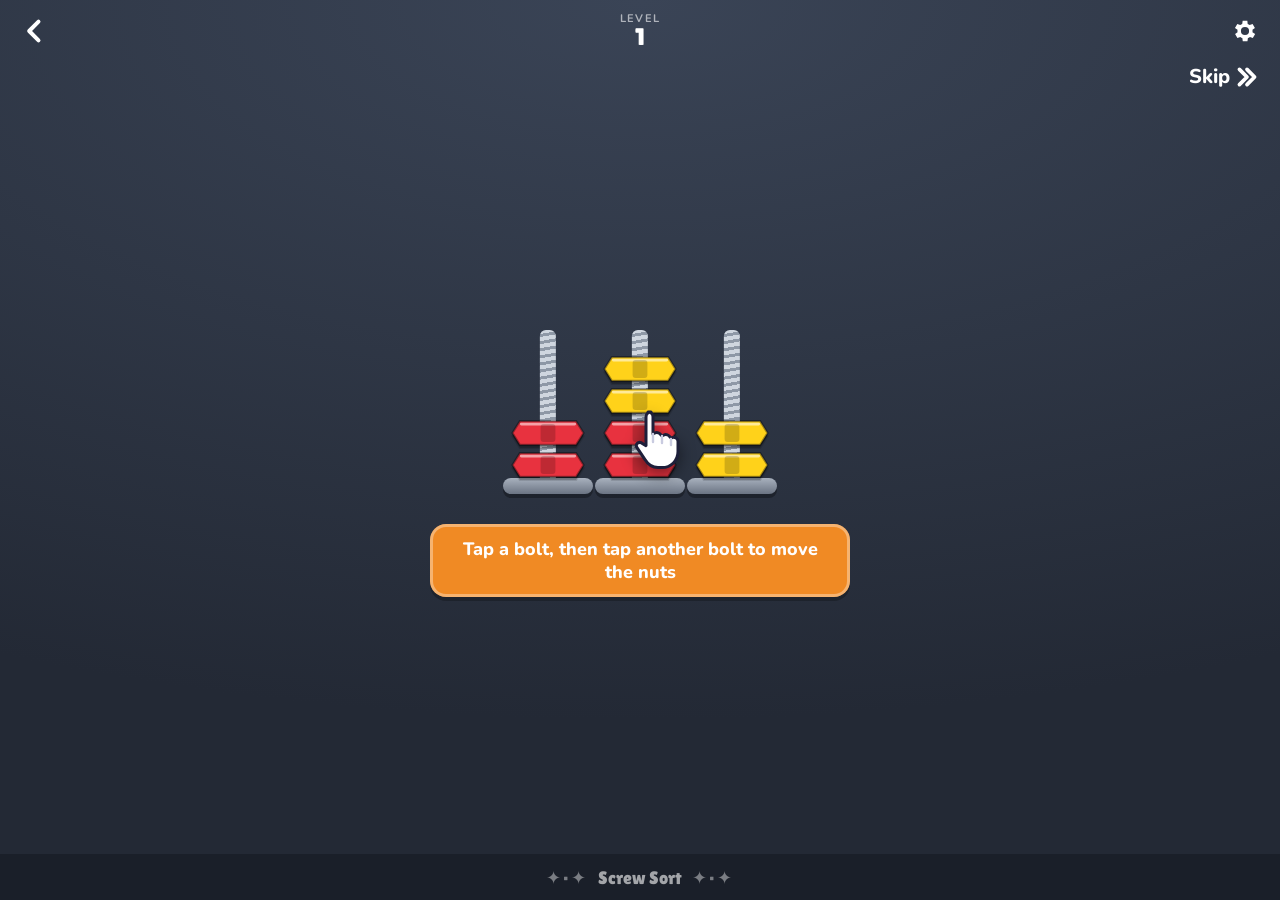
<file: games/screw-sort.html>
<!doctype html><html lang="en"><head><meta charset="utf-8">
<meta name="viewport" content="width=device-width,initial-scale=1,maximum-scale=1,user-scalable=no,viewport-fit=cover">
<title>Screw Sort</title><link rel="stylesheet" href="common.css">
<style>
:root{--bg:#2b3240;--bg2:#1a1f29;--tipbg:#f08a24;--accent:#ffb347;--panel:rgba(255,255,255,.1)}
body{background:radial-gradient(120% 80% at 50% 0%,#3a4456,#232935)}
#bolts{display:flex;flex-wrap:wrap;justify-content:center;gap:26px 18px;max-width:440px}
.bolt{width:var(--nw);height:calc(var(--nh)*4.6 + 26px);position:relative;cursor:pointer}
.rod{position:absolute;left:50%;bottom:14px;width:calc(var(--nw)*.22);height:calc(100% - 14px);transform:translateX(-50%);border-radius:6px 6px 0 0;
  background:repeating-linear-gradient(170deg,#cfd6df 0 4px,#8e98a6 4px 7px)}
.base{position:absolute;left:-8px;right:-8px;bottom:0;height:16px;border-radius:8px;background:linear-gradient(#a8b1be,#6b7483);box-shadow:0 4px 0 rgba(0,0,0,.3)}
.nut{position:absolute;left:0;width:var(--nw);height:var(--nh);transition:bottom .18s cubic-bezier(.3,1.4,.6,1)}
.nut svg{width:100%;height:100%;display:block;filter:drop-shadow(0 3px 0 rgba(0,0,0,.35))}
.bolt.done .base{background:linear-gradient(#7dff9a,#2fb34f)}
</style></head><body>
<div class="jg-main" id="main"><div id="bolts"></div>
<div class="jg-bar" style="margin-top:24px"><button class="jg-btn" id="undo"></button><button class="jg-btn" id="add"></button><button class="jg-btn" id="rs"></button></div></div>
<script src="common.js"></script><script src="sort-engine.js"></script>
<script>
(function(){
const CAP=4,COL=['#e8323f','#ffd21a','#2f8cff','#39c45a','#ff8a1f','#b04dff','#ff6fb5','#23d1d1','#a0673a','#e8ecf2','#223d9e'];
let level=JG.load('level',1),T,sel=null,hist=[],added=false;
JG.init({id:'screw',name:'Screw Sort',onReplay:()=>start()});
const $=id=>document.getElementById(id);
$('undo').innerHTML=JG.ICON.undo+' Undo';$('add').innerHTML=JG.ICON.plus+' Bolt';$('rs').innerHTML=JG.ICON.replay+' Restart';
function nutSVG(c){return `<svg viewBox="0 0 100 40"><path d="M12 4h76l10 16-10 16H12L2 20z" fill="${c}" stroke="rgba(0,0,0,.35)" stroke-width="3"/><path d="M14 8h72" stroke="rgba(255,255,255,.55)" stroke-width="4" stroke-linecap="round"/><rect x="40" y="8" width="20" height="24" rx="4" fill="rgba(0,0,0,.18)"/></svg>`}
function start(){T=SortEngine.gen(level,CAP,[[0,0],[0,0,1,1],[1,1]]);sel=null;hist=[];added=false;$('add').disabled=false;JG.stats([['Level',level]]);render()}
function render(){
  const n=T.length,per=Math.min(n,level<=2?3:5),nw=Math.max(46,Math.min(74,Math.floor((Math.min(innerWidth,440)-20)/per)-22)),nh=Math.round(nw*.4);
  const box=$('bolts');box.style.setProperty('--nw',nw+'px');box.style.setProperty('--nh',nh+'px');
  box.innerHTML=T.map((t,i)=>{
    const tp=SortEngine.top(t),lift=sel===i;
    return `<div class="bolt${t.length===CAP&&t.every(c=>c===t[0])?' done':''}" data-i="${i}"><div class="rod"></div><div class="base"></div>${t.map((c,k)=>{
      const up=lift&&k>=t.length-tp.k;return `<div class="nut" style="bottom:${14+k*(nh+2)+(up?nh*1.4:0)}px">${nutSVG(COL[c])}</div>`}).join('')}</div>`}).join('');
}
$('bolts').addEventListener('click',e=>{
  const b=e.target.closest('.bolt');if(!b)return;const i=+b.dataset.i;
  if(sel===null){if(!T[i].length)return;sel=i;JG.tone(700,.05,'square',.04);render();JG.tutDone();return}
  if(sel===i){sel=null;render();return}
  if(SortEngine.canPour(T[sel],T[i],CAP)){hist.push(JSON.stringify(T));SortEngine.pour(T[sel],T[i],CAP);sel=null;JG.tone(900,.06,'square',.04);JG.tone(1200,.05,'square',.03,.06);JG.vibrate();render();
    const d=T[i];if(d.length===CAP&&d.every(c=>c===d[0]))JG.SFX.good();
    if(SortEngine.solved(T,CAP))setTimeout(()=>JG.result({win:true,title:'Level Complete!',lines:['Level '+level+' sorted'],buttons:[{label:'Next Level',fn:()=>{level++;JG.save('level',level);start()}}]}),400);
    else if(!SortEngine.anyMove(T,CAP))setTimeout(()=>JG.toast('Stuck! Undo or add a bolt'),200);
  }else{JG.SFX.bad();sel=T[i].length?i:null;render()}
});
$('undo').onclick=()=>{if(!hist.length)return;T=JSON.parse(hist.pop());sel=null;JG.SFX.tap();render()};
$('add').onclick=()=>{if(added)return;added=true;T.push([]);$('add').disabled=true;JG.SFX.tap();render()};
$('rs').onclick=()=>{JG.SFX.tap();start()};
start();
JG.tutorial('Tap a bolt, then tap another bolt to move the nuts',()=>document.querySelector('.bolt[data-i="1"]'),'bottom');
})();
</script></body></html>
</file>
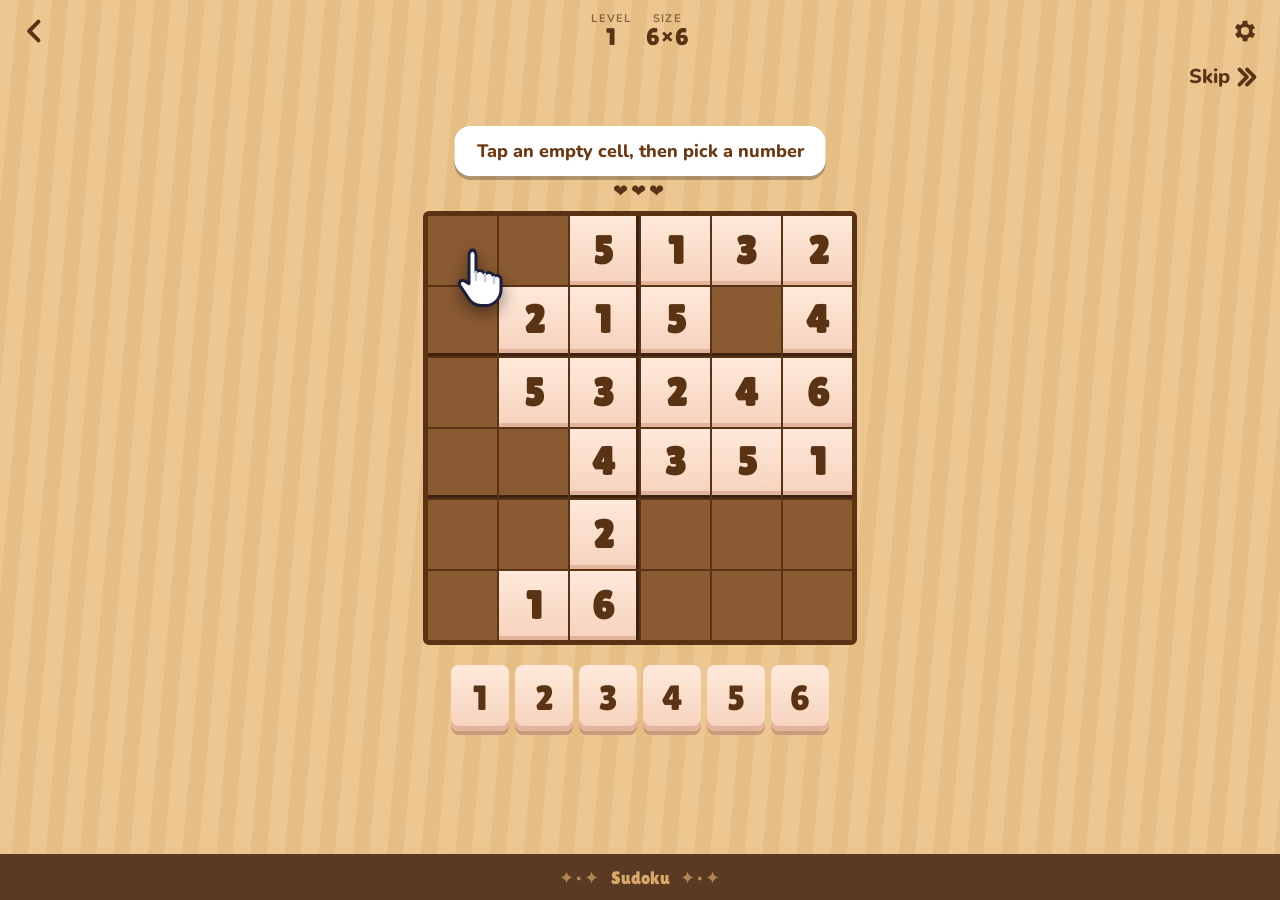
<file: games/sudoku.html>
<!doctype html><html lang="en"><head><meta charset="utf-8">
<meta name="viewport" content="width=device-width,initial-scale=1,maximum-scale=1,user-scalable=no,viewport-fit=cover">
<title>Sudoku</title><link rel="stylesheet" href="common.css">
<style>
:root{--bg:#e9c38e;--bg2:#5a3a22;--ink:#5a3314;--mute:rgba(90,51,20,.65);--tipbg:#fff;--accent:#c07a2a;--panel:rgba(90,51,20,.15)}
body{background:repeating-linear-gradient(95deg,#ecc792 0 18px,#e6bd85 18px 34px)}
.jg-foot{color:#d9a86b}
.jg-tip{color:#6b3a14}
#g{display:grid;background:#5a3314;border:5px solid #5a3314;border-radius:6px;gap:2px}
.cl{background:#8a5a33;display:grid;place-items:center;font-family:'Lilita One',sans-serif;font-size:calc(var(--cs)*.56);color:#5a3314;cursor:pointer;position:relative}
.cl.g,.cl.u{background:linear-gradient(#ffe9da,#f6d2bd);box-shadow:inset 0 -4px 0 #e0b59b}
.cl.u{color:#2c6fb8}
.cl.sel{background:#b98652;box-shadow:inset 0 0 0 3px #ffd766}
.cl.same{filter:brightness(1.08)}
.cl.err{animation:err .4s}
@keyframes err{30%{background:#e85a4a}}
.bR{border-right:3px solid #3d2210}.bB{border-bottom:3px solid #3d2210}
#pad{display:flex;gap:6px;margin-top:20px}
.pd{width:var(--ps);height:calc(var(--ps)*1.15);border:0;border-radius:8px;background:linear-gradient(#ffe9da,#f6d2bd);box-shadow:inset 0 -5px 0 #e0b59b,0 4px 0 #c99a7c;font-family:'Lilita One',sans-serif;font-size:calc(var(--ps)*.6);color:#5a3314;cursor:pointer}
.pd:active{transform:translateY(2px)}
.pd.used{opacity:.35}
.pd.pick{background:linear-gradient(#ffd766,#f5a623);box-shadow:inset 0 -5px 0 #c98200,0 4px 0 #a86c00}
#hearts{font-size:18px;letter-spacing:3px}
</style></head><body>
<div class="jg-main" id="main"><div id="hearts"></div><div id="g" style="margin-top:8px"></div><div id="pad"></div></div>
<script src="common.js"></script>
<script>
(function(){
let level=JG.load('level',1),N,BR,BC,sol,puz,cur,sel=null,lives=3;
JG.init({id:'sudoku',name:'Sudoku',onReplay:()=>start()});
const $=id=>document.getElementById(id);
function ok(g,i,v){const r=Math.floor(i/N),c=i%N;for(let k=0;k<N;k++){if(g[r*N+k]===v||g[k*N+c]===v)return false}
  const r0=r-r%BR,c0=c-c%BC;for(let a=0;a<BR;a++)for(let b=0;b<BC;b++)if(g[(r0+a)*N+c0+b]===v)return false;return true}
function fill(g,r){const i=g.indexOf(0);if(i<0)return true;const vs=JG.shuffle([...Array(N)].map((_,k)=>k+1),r);for(const v of vs){if(ok(g,i,v)){g[i]=v;if(fill(g,r))return true;g[i]=0}}return false}
function count(g,lim){const i=g.indexOf(0);if(i<0)return 1;let n=0;for(let v=1;v<=N;v++){if(ok(g,i,v)){g[i]=v;n+=count(g,lim);g[i]=0;if(n>=lim)break}}return n}
function start(){
  N=level<=6?6:9;BR=N===6?2:3;BC=3;
  const r=JG.rng(level*2654435761);sol=Array(N*N).fill(0);fill(sol,r);
  puz=sol.slice();const clues=N===6?Math.max(12,22-level*2):Math.max(28,40-(level-7));
  const order=JG.shuffle([...Array(N*N).keys()],r);let filled=N*N;
  for(const i of order){if(filled<=clues)break;const v=puz[i];puz[i]=0;if(count(puz.slice(),2)!==1)puz[i]=v;else filled--}
  cur=puz.slice();sel=null;lives=3;layout();
}
function layout(){
  const w=Math.min(innerWidth-28,440),cs=Math.floor((w-10-(N-1)*2-(N/BC-1)*3)/N);
  $('g').style.gridTemplateColumns=`repeat(${N},${cs}px)`;$('g').style.gridTemplateRows=`repeat(${N},${cs}px)`;$('g').style.setProperty('--cs',cs+'px');
  const ps=Math.floor(Math.min(58,(w-(N-1)*6)/N));$('pad').style.setProperty('--ps',ps+'px');
  render();
}
function render(){
  const sv=sel!=null?cur[sel]:0;
  $('g').innerHTML=cur.map((v,i)=>{const r=Math.floor(i/N),c=i%N;
    const cls=['cl',puz[i]?'g':v?'u':'',sel===i?'sel':'',sv&&v===sv?'same':'',(c%BC===BC-1&&c<N-1)?'bR':'',(r%BR===BR-1&&r<N-1)?'bB':''].join(' ');
    return `<div class="${cls}" data-i="${i}">${v||''}</div>`}).join('');
  $('pad').innerHTML=[...Array(N)].map((_,k)=>{const v=k+1,used=cur.filter(x=>x===v).length>=N;return `<button class="pd${used?' used':''}" data-v="${v}">${v}</button>`}).join('');
  $('hearts').textContent='❤️'.repeat(lives)+'🤍'.repeat(3-lives);
  JG.stats([['Level',level],['Size',N+'×'+N]]);
}
$('g').addEventListener('click',e=>{const c=e.target.closest('.cl');if(!c)return;const i=+c.dataset.i;sel=i;JG.SFX.tap();JG.tutDone();render()});
$('pad').addEventListener('click',e=>{
  const b=e.target.closest('.pd');if(!b||sel==null||puz[sel]||cur[sel]===sol[sel])return;const v=+b.dataset.v;
  if(sol[sel]===v){cur[sel]=v;JG.SFX.place();JG.vibrate();render();
    if(cur.every((x,i)=>x===sol[i]))setTimeout(()=>JG.result({win:true,title:'Solved!',lines:['Level '+level+' complete'],buttons:[{label:'Next Level',fn:()=>{level++;JG.save('level',level);start()}}]}),300);
  }else{lives--;JG.SFX.bad();JG.vibrate('MEDIUM');render();const el=document.querySelector(`.cl[data-i="${sel}"]`);el&&el.classList.add('err');
    if(lives<=0)setTimeout(()=>JG.result({win:false,title:'Out of lives',lines:['Try this puzzle again'],buttons:[{label:'Retry',fn:()=>{cur=puz.slice();lives=3;sel=null;render()}}]}),400)}
});
start();
JG.tutorial('Tap an empty cell, then pick a number',()=>{const i=cur.indexOf(0);return document.querySelector(`.cl[data-i="${i}"]`)},'top');
})();
</script></body></html>
</file>
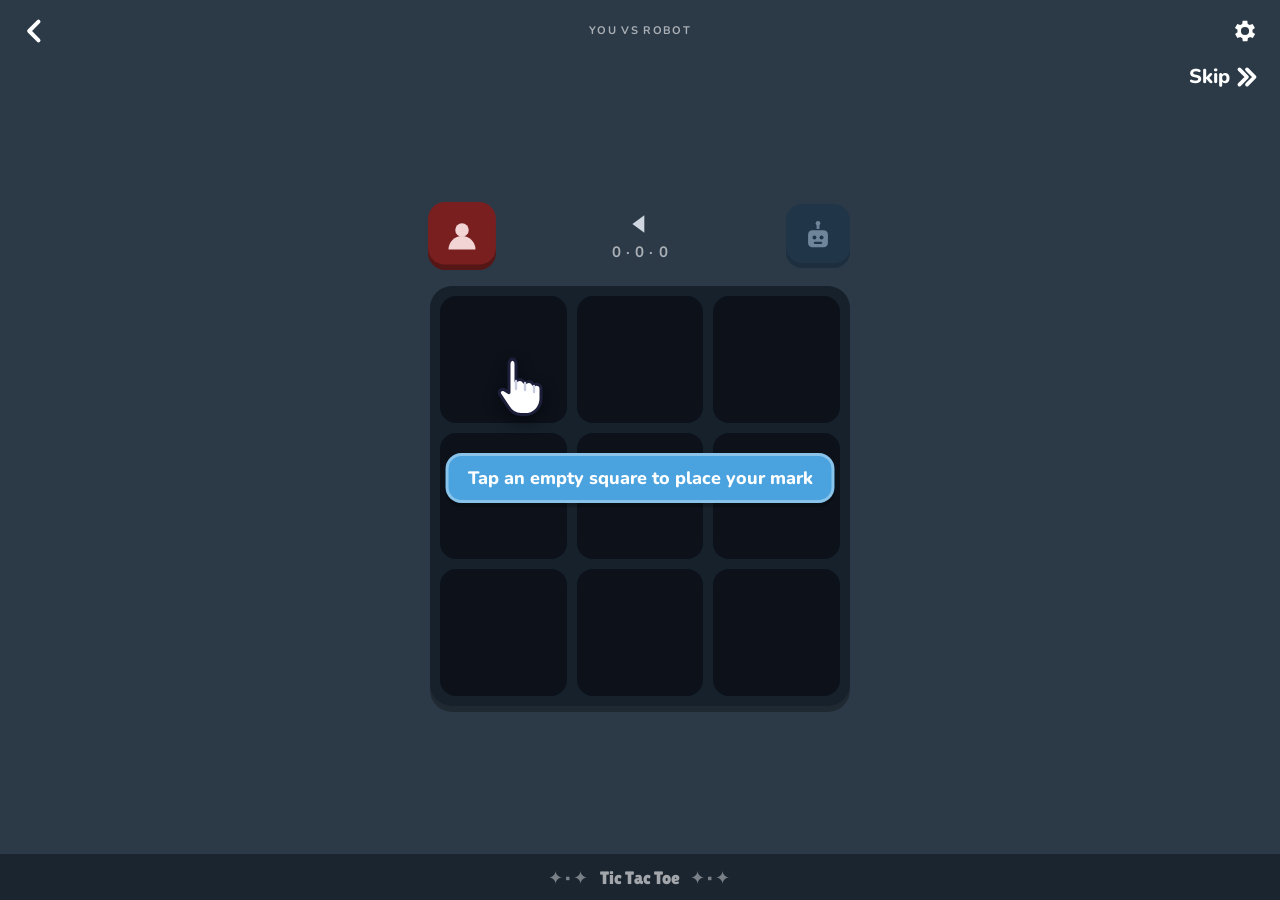
<file: games/tic-tac-toe.html>
<!doctype html><html lang="en"><head><meta charset="utf-8">
<meta name="viewport" content="width=device-width,initial-scale=1,maximum-scale=1,user-scalable=no,viewport-fit=cover">
<title>Tic Tac Toe</title><link rel="stylesheet" href="common.css">
<style>
:root{--bg:#2c3a48;--bg2:#1b2530;--x:#e0413b;--o:#2a8fd6;--tipbg:#4aa3df}
.players{width:min(92vw,420px);display:flex;align-items:center;justify-content:space-between;margin-bottom:18px}
.av{width:64px;height:64px;border-radius:16px;display:grid;place-items:center;box-shadow:inset 0 -5px 0 rgba(0,0,0,.3);opacity:.45;transition:opacity .2s,transform .2s}
.av svg{width:34px;height:34px}
.av.me{background:#7a1f1f;color:#f2d4d4}.av.ai{background:#12314a;color:#bfe0ff}
.av.turn{opacity:1;transform:scale(1.06)}
.arrow{flex:1;display:flex;justify-content:center;gap:8px;font-size:13px;color:var(--mute);text-align:center}
.arrow svg{width:26px;height:26px;transition:transform .2s;color:#cfd6df}
#score{font-size:15px;letter-spacing:.04em}
#b{width:min(92vw,420px);aspect-ratio:1;background:#16212c;border-radius:22px;padding:10px;display:grid;grid-template-columns:repeat(3,1fr);gap:10px;box-shadow:0 6px 0 rgba(0,0,0,.3)}
.s{background:#0c111a;border-radius:16px;display:grid;place-items:center;cursor:pointer;position:relative}
.s svg{width:72%;height:72%}
.s.win{background:#243852}
.s svg{animation:pop .25s cubic-bezier(.3,1.6,.6,1)}
@keyframes pop{from{transform:scale(.3)}}
</style></head><body>
<div class="jg-main" id="main">
  <div class="players"><div class="av me turn" id="me"><svg viewBox="0 0 24 24" fill="currentColor"><circle cx="12" cy="8" r="4.5"/><path d="M3 21a9 9 0 0 1 18 0z"/></svg></div>
  <div class="arrow"><div><svg id="arr" viewBox="0 0 24 24" fill="currentColor"><path d="M16 4v16L5 12z"/></svg><div id="score">0 · 0 · 0</div></div></div>
  <div class="av ai" id="ai"><svg viewBox="0 0 24 24" fill="currentColor"><rect x="5" y="8" width="14" height="12" rx="3"/><rect x="11" y="3" width="2" height="4"/><circle cx="12" cy="3" r="1.6"/><circle cx="9.5" cy="13" r="1.4" fill="#12314a"/><circle cx="14.5" cy="13" r="1.4" fill="#12314a"/><rect x="9" y="16" width="6" height="1.6" rx=".8" fill="#12314a"/></svg></div></div>
  <div id="b"></div>
</div>
<script src="common.js"></script>
<script>
(function(){
const X='<svg viewBox="0 0 24 24"><path d="M5 5l14 14M19 5 5 19" stroke="#e0413b" stroke-width="4.6" stroke-linecap="round"/></svg>';
const O='<svg viewBox="0 0 24 24"><circle cx="12" cy="12" r="7.5" fill="none" stroke="#2a8fd6" stroke-width="4.4"/></svg>';
const L=[[0,1,2],[3,4,5],[6,7,8],[0,3,6],[1,4,7],[2,5,8],[0,4,8],[2,4,6]];
let g,turn,over,sc=JG.load('score',{w:0,d:0,l:0}),first='me';
JG.init({id:'ttt',name:'Tic Tac Toe',onReplay:()=>start()});
JG.stats([['You vs Robot','']]);
function winner(b){for(const l of L){if(b[l[0]]&&b[l[0]]===b[l[1]]&&b[l[1]]===b[l[2]])return {p:b[l[0]],l}}return b.every(Boolean)?{p:'d'}:null}
function mm(b,p){const w=winner(b);if(w)return w.p==='o'?10:w.p==='x'?-10:0;
  let best=p==='o'?-99:99;for(let i=0;i<9;i++)if(!b[i]){b[i]=p;const v=mm(b,p==='o'?'x':'o');b[i]=null;best=p==='o'?Math.max(best,v):Math.min(best,v)}return best}
function aiMove(){
  const free=[...Array(9).keys()].filter(i=>!g[i]);
  if(Math.random()<.22)return free[Math.floor(Math.random()*free.length)];
  let bi=free[0],bv=-99;for(const i of free){g[i]='o';const v=mm(g,'x');g[i]=null;if(v>bv){bv=v;bi=i}}return bi;
}
function render(wl){
  const b=document.getElementById('b');
  b.innerHTML=g.map((v,i)=>`<div class="s${wl&&wl.includes(i)?' win':''}" data-i="${i}">${v==='x'?X:v==='o'?O:''}</div>`).join('');
  document.getElementById('me').classList.toggle('turn',turn==='x');document.getElementById('ai').classList.toggle('turn',turn==='o');
  document.getElementById('arr').style.transform=turn==='x'?'':'scaleX(-1)';
  document.getElementById('score').textContent=`${sc.w} · ${sc.d} · ${sc.l}`;
}
function start(){g=Array(9).fill(null);over=false;turn=first==='me'?'x':'o';render();if(turn==='o')setTimeout(ai,500)}
function check(){
  const w=winner(g);if(!w)return false;over=true;
  if(w.p==='x')sc.w++;else if(w.p==='o')sc.l++;else sc.d++;JG.save('score',sc);
  render(w.l);first=first==='me'?'ai':'me';
  setTimeout(()=>JG.result({win:w.p==='x',title:w.p==='x'?'You Win!':w.p==='o'?'Robot Wins':'Draw!',lines:[`You ${sc.w} · Draw ${sc.d} · Robot ${sc.l}`],buttons:[{label:'Play Again',fn:start}]}),600);
  return true;
}
function ai(){if(over)return;g[aiMove()]='o';JG.SFX.place();turn='x';render();check()}
document.getElementById('b').addEventListener('click',e=>{
  const s=e.target.closest('.s');if(!s||over||turn!=='x')return;const i=+s.dataset.i;if(g[i])return;
  JG.tutDone();g[i]='x';JG.SFX.tap();JG.vibrate();turn='o';render();if(!check())setTimeout(ai,450);
});
start();
JG.tutorial('Tap an empty square to place your mark',()=>document.querySelector('.s[data-i="0"]'),'bottom');
})();
</script></body></html>
</file>
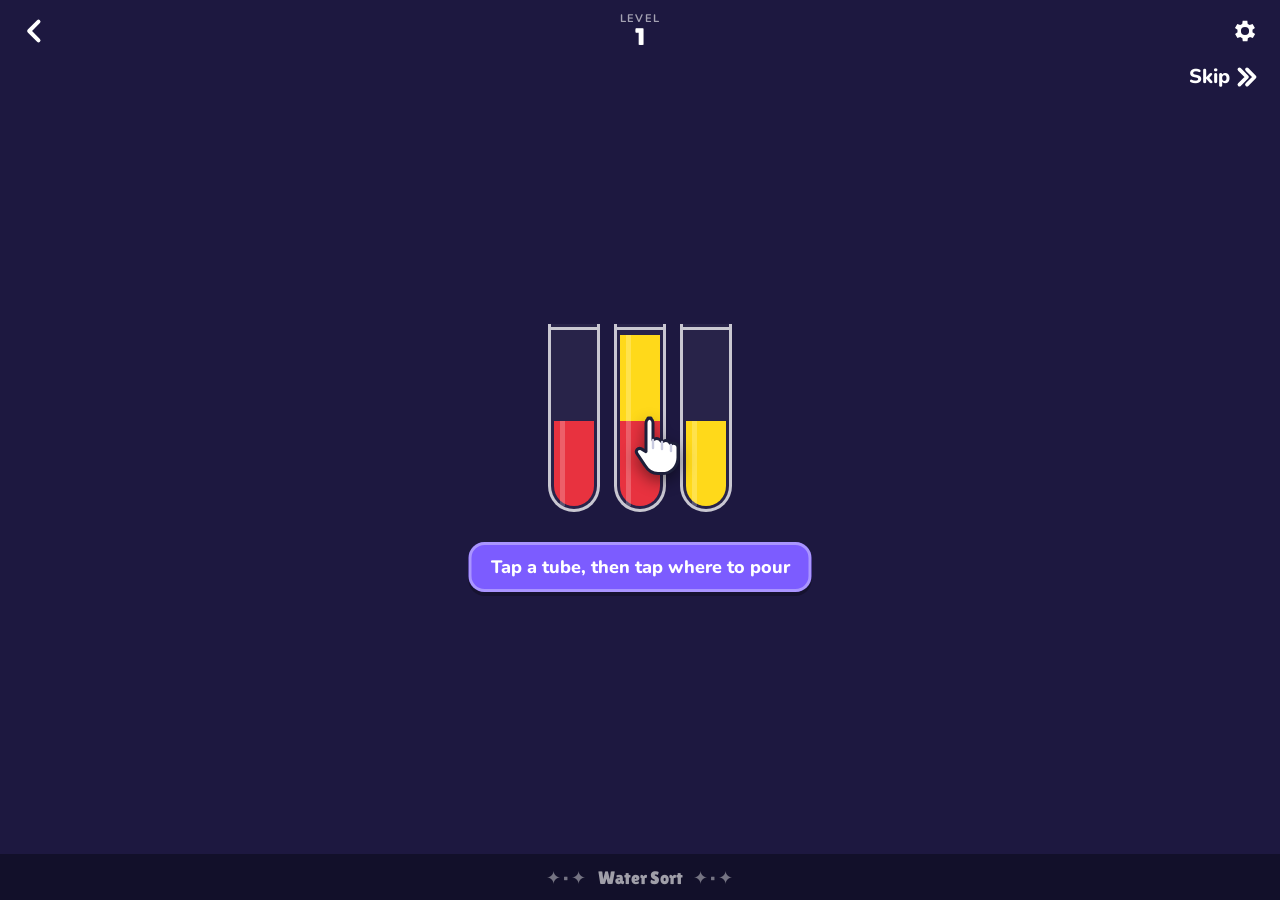
<file: games/water-sort.html>
<!doctype html><html lang="en"><head><meta charset="utf-8">
<meta name="viewport" content="width=device-width,initial-scale=1,maximum-scale=1,user-scalable=no,viewport-fit=cover">
<title>Water Sort</title><link rel="stylesheet" href="common.css">
<style>
:root{--bg:#1d1840;--bg2:#12102a;--tipbg:#7c5cff;--accent:#9d7bff;--panel:rgba(255,255,255,.1)}
#tubes{display:flex;flex-wrap:wrap;justify-content:center;gap:18px 14px;max-width:440px}
.tube{width:var(--tw);height:calc(var(--tw)*3.6);border:3px solid rgba(255,255,255,.75);border-top:0;border-radius:0 0 calc(var(--tw)/2) calc(var(--tw)/2);position:relative;cursor:pointer;display:flex;flex-direction:column-reverse;overflow:hidden;padding:3px;gap:0;transition:transform .15s;background:rgba(255,255,255,.05)}
.tube::before{content:"";position:absolute;top:0;left:-6px;right:-6px;height:8px;border:3px solid rgba(255,255,255,.75);border-radius:6px;transform:translateY(-8px)}
.tubewrap{padding-top:10px}
.tube.sel{transform:translateY(-18px)}
.seg{height:calc((100% - 8px)/4);flex:none;position:relative}
.seg:first-child{border-radius:0 0 calc(var(--tw)/2 - 4px) calc(var(--tw)/2 - 4px)}
.seg::after{content:"";position:absolute;left:14%;top:0;bottom:0;width:14%;background:rgba(255,255,255,.22)}
.tube.done{border-color:#7dff9a}
</style></head><body>
<div class="jg-main" id="main"><div id="tubes"></div>
<div class="jg-bar" style="margin-top:22px"><button class="jg-btn" id="undo"></button><button class="jg-btn" id="add"></button><button class="jg-btn" id="rs"></button></div></div>
<script src="common.js"></script><script src="sort-engine.js"></script>
<script>
(function(){
const CAP=4,COL=['#e8323f','#ffd91a','#2f8cff','#39c45a','#ff8a1f','#b04dff','#ff6fb5','#23d1d1','#8b5a2b','#9aa3b5','#1f3fb0'];
let level=JG.load('level',1),T,sel=null,hist=[],added=false;
JG.init({id:'water',name:'Water Sort',onReplay:()=>start()});
const $=id=>document.getElementById(id);
$('undo').innerHTML=JG.ICON.undo+' Undo';$('add').innerHTML=JG.ICON.plus+' Tube';$('rs').innerHTML=JG.ICON.replay+' Restart';
function start(){T=SortEngine.gen(level,CAP,[[0,0],[0,0,1,1],[1,1]]);sel=null;hist=[];added=false;$('add').disabled=false;JG.stats([['Level',level]]);render()}
function render(){
  const n=T.length,tw=Math.max(34,Math.min(52,Math.floor((Math.min(innerWidth,440)-20)/Math.min(n,level<=2?3:6))-18));
  const box=$('tubes');box.style.setProperty('--tw',tw+'px');
  box.innerHTML=T.map((t,i)=>`<div class="tubewrap"><div class="tube${sel===i?' sel':''}${t.length===CAP&&t.every(c=>c===t[0])?' done':''}" data-i="${i}">${t.map(c=>`<div class="seg" style="background:${COL[c]}"></div>`).join('')}</div></div>`).join('');
}
$('tubes').addEventListener('click',e=>{
  const tb=e.target.closest('.tube');if(!tb)return;const i=+tb.dataset.i;
  if(sel===null){if(!T[i].length)return;sel=i;JG.SFX.tap();render();JG.tutDone();return}
  if(sel===i){sel=null;render();return}
  if(SortEngine.canPour(T[sel],T[i],CAP)){hist.push(JSON.stringify(T));SortEngine.pour(T[sel],T[i],CAP);sel=null;JG.tone(500,.12,'sine',.08);JG.vibrate();render();
    if(SortEngine.solved(T,CAP))setTimeout(()=>JG.result({win:true,title:'Level Complete!',lines:['Level '+level+' sorted'],buttons:[{label:'Next Level',fn:()=>{level++;JG.save('level',level);start()}}]}),400);
    else if(!SortEngine.anyMove(T,CAP))setTimeout(()=>JG.toast('No moves! Undo or add a tube'),200);
  }else{JG.SFX.bad();sel=i;if(!T[i].length)sel=null;render()}
});
$('undo').onclick=()=>{if(!hist.length)return;T=JSON.parse(hist.pop());sel=null;JG.SFX.tap();render()};
$('add').onclick=()=>{if(added)return;added=true;T.push([]);$('add').disabled=true;JG.SFX.tap();render()};
$('rs').onclick=()=>{JG.SFX.tap();start()};
start();
JG.tutorial('Tap a tube, then tap where to pour',()=>document.querySelector('.tube[data-i="1"]'),'bottom');
})();
</script></body></html>
</file>
<file: style.css>
@font-face{font-family:'Lilita One';src:url(fonts/lilita-one-latin-400-normal.woff2) format('woff2');font-display:swap}
@font-face{font-family:'Nunito';font-weight:600;src:url(fonts/nunito-latin-600-normal.woff2) format('woff2');font-display:swap}
@font-face{font-family:'Nunito';font-weight:800;src:url(fonts/nunito-latin-800-normal.woff2) format('woff2');font-display:swap}
:root{--bg:#160a2b;--bg2:#241536;--ink:#f6effc;--mute:#b9a6d3;--gold:#ffcf4a;--line:rgba(255,255,255,.12)}
*{box-sizing:border-box}
body{margin:0;background:radial-gradient(120% 60% at 50% 0%,#3a1d63,var(--bg) 70%) fixed,var(--bg);color:var(--ink);font:600 16px/1.65 'Nunito',system-ui,-apple-system,'Segoe UI',sans-serif;padding-inline:16px}
a{color:var(--gold)}
.wrap{max-width:760px;margin:0 auto;padding-block:28px 60px}
header{display:flex;align-items:center;gap:12px;margin-bottom:36px}
header a{text-decoration:none;color:var(--ink);display:flex;align-items:center;gap:10px}
.mark{width:40px;height:40px}
.brand{font-family:'Lilita One',Impact,sans-serif;font-size:20px;letter-spacing:.05em;line-height:1}
.brand small{display:block;font:800 10px 'Nunito',sans-serif;letter-spacing:.45em;color:var(--mute);margin-top:3px}
h1{font-family:'Lilita One',Impact,sans-serif;font-weight:400;font-size:clamp(32px,7vw,46px);line-height:1.1;margin:0 0 10px;text-wrap:balance}
h2{font-family:"Lilita One",Impact,sans-serif;font-weight:400;font-size:24px;line-height:1.2;margin:34px 0 6px}
h3{font-size:17px;margin:22px 0 4px}
p,li{color:#e6dcf2;max-width:68ch}
.lead{font-size:19px;color:var(--mute)}
.app{display:flex;gap:18px;align-items:center;background:var(--bg2);border:1px solid var(--line);border-radius:22px;padding:18px;margin-top:26px;flex-wrap:wrap}
.app img{width:96px;height:96px;border-radius:22px;flex:none}
.app h2{margin:0}
.pill{display:inline-block;margin:8px 8px 0 0;padding:6px 14px;border-radius:20px;background:rgba(255,207,74,.14);color:var(--gold);font-weight:800;font-size:14px}
footer{margin-top:50px;padding-top:18px;border-top:1px solid var(--line);font-size:14px;color:var(--mute);display:flex;gap:18px;flex-wrap:wrap}
.meta{color:var(--mute);font-size:14px}
</file>
<file: games/common.css>
@font-face{font-family:'Lilita One';font-weight:400;font-display:swap;src:url(../fonts/lilita-one-latin-400-normal.woff2) format('woff2')}
@font-face{font-family:'Nunito';font-weight:700;font-display:swap;src:url(../fonts/nunito-latin-700-normal.woff2) format('woff2')}
@font-face{font-family:'Nunito';font-weight:800;font-display:swap;src:url(../fonts/nunito-latin-800-normal.woff2) format('woff2')}
:root{--bg:#262a36;--bg2:#1c1f29;--ink:#fff;--mute:rgba(255,255,255,.6);--accent:#ffd166;--panel:rgba(0,0,0,.25);--tile:#3a4050}
*{box-sizing:border-box}
html,body{height:100%;margin:0}
html{padding-top:env(safe-area-inset-top,0px);padding-bottom:env(safe-area-inset-bottom,0px);background:var(--bg)}
body{background:var(--bg);color:var(--ink);font-family:'Nunito',ui-rounded,system-ui,-apple-system,sans-serif;font-weight:700;overflow:hidden;
  -webkit-user-select:none;user-select:none;-webkit-touch-callout:none;-webkit-tap-highlight-color:transparent;touch-action:none;display:flex;flex-direction:column}
[hidden]{display:none!important}
.disp{font-family:'Lilita One','Arial Rounded MT Bold',Impact,sans-serif;font-weight:400}
.jg-top{display:flex;align-items:center;justify-content:space-between;padding:10px 14px 4px;min-height:54px;gap:8px}
.jg-ib{width:42px;height:42px;border:0;background:none;color:var(--ink);display:grid;place-items:center;cursor:pointer;padding:0;border-radius:12px}
.jg-ib svg{width:28px;height:28px}
.jg-ib:focus-visible,.jg-btn:focus-visible{outline:2px solid var(--accent);outline-offset:2px}
.jg-mid{flex:1;display:flex;justify-content:center;gap:14px;align-items:center;min-width:0}
.jg-stat{text-align:center;line-height:1.05}
.jg-stat small{display:block;font-size:11px;letter-spacing:.12em;text-transform:uppercase;color:var(--mute)}
.jg-stat b{font-family:'Lilita One',sans-serif;font-weight:400;font-size:24px;font-variant-numeric:tabular-nums}
.jg-skip{position:absolute;right:14px;top:calc(env(safe-area-inset-top,0px) + 62px);z-index:30;border:0;background:none;color:var(--ink);font:800 20px 'Nunito',sans-serif;display:flex;align-items:center;gap:4px;cursor:pointer}
.jg-main{flex:1;position:relative;display:flex;flex-direction:column;align-items:center;justify-content:center;padding:8px 14px;min-height:0}
.jg-foot{height:46px;display:flex;align-items:center;justify-content:center;background:var(--bg2);color:var(--mute);font-size:18px;gap:10px;flex:none}
.jg-foot .orn{opacity:.7;letter-spacing:2px}
.jg-bar{display:flex;gap:10px;justify-content:center;padding:8px 0 12px;flex-wrap:wrap}
.jg-btn{border:0;border-radius:14px;padding:11px 18px;font:800 15px 'Nunito',sans-serif;color:#fff;background:var(--panel);cursor:pointer;display:inline-flex;align-items:center;gap:6px;box-shadow:inset 0 -3px 0 rgba(0,0,0,.25)}
.jg-btn.pri{background:linear-gradient(#5fd93a,#2fb315);color:#fff;text-shadow:0 1px 0 rgba(0,0,0,.25)}
.jg-btn.gold{background:linear-gradient(#ffd766,#f5a623);color:#4a2a00}
.jg-btn svg{width:18px;height:18px}
.jg-tip{position:absolute;left:50%;transform:translateX(-50%);z-index:25;max-width:min(92vw,420px);width:max-content;padding:14px 22px;border-radius:16px;background:var(--tipbg,#4aa3df);color:#fff;font:800 18px/1.25 'Nunito',sans-serif;text-align:center;box-shadow:0 4px 0 rgba(0,0,0,.25),0 0 0 3px rgba(255,255,255,.35) inset;pointer-events:none}
.jg-hand{position:fixed;z-index:40;width:64px;height:64px;pointer-events:none;transform:translate(-14px,-6px);filter:drop-shadow(0 6px 8px rgba(0,0,0,.45));animation:jgtap 1.1s ease-in-out infinite}
@keyframes jgtap{0%,100%{transform:translate(-14px,-6px) scale(1)}50%{transform:translate(-14px,2px) scale(.9)}}
.jg-modal{position:fixed;inset:0;z-index:60;background:rgba(0,0,0,.6);display:grid;place-items:center;padding:20px}
.jg-card{width:min(360px,100%);border-radius:22px;background:var(--cardbg,#5b6ee8);padding:18px;text-align:center;box-shadow:0 10px 30px rgba(0,0,0,.4),inset 0 -5px 0 rgba(0,0,0,.2);position:relative}
.jg-card h2{margin:0 0 10px;font-family:'Lilita One',sans-serif;font-weight:400;font-size:30px}
.jg-card p{margin:6px 0;font-size:16px}
.jg-card .x{position:absolute;right:10px;top:10px}
.jg-rows{background:rgba(0,0,0,.18);border-radius:16px;padding:6px 12px;text-align:left}
.jg-row{display:flex;align-items:center;gap:12px;padding:10px 0;border-bottom:1px solid rgba(255,255,255,.12);font-size:17px}
.jg-row:last-child{border-bottom:0}
.jg-row span{flex:1}
.jg-row svg{width:26px;height:26px}
.jg-tg{width:58px;height:32px;border-radius:20px;border:0;background:rgba(0,0,0,.35);position:relative;cursor:pointer;padding:0}
.jg-tg::after{content:"";position:absolute;left:3px;top:3px;width:26px;height:26px;border-radius:50%;background:#fff;transition:left .15s}
.jg-tg.on{background:#5fd93a}.jg-tg.on::after{left:29px}
.jg-row .jg-btn{padding:8px 16px;min-width:84px;justify-content:center}
.jg-toast{position:fixed;left:50%;top:40%;transform:translate(-50%,-50%);z-index:70;font-family:'Lilita One',sans-serif;font-size:40px;color:#fff;text-shadow:0 4px 0 rgba(0,0,0,.35);pointer-events:none;animation:jgpop 1.1s ease-out forwards;white-space:nowrap}
@keyframes jgpop{0%{opacity:0;transform:translate(-50%,-50%) scale(.5)}20%{opacity:1;transform:translate(-50%,-50%) scale(1.1)}75%{opacity:1}100%{opacity:0;transform:translate(-50%,-80%)}}
@media (prefers-reduced-motion: reduce){*{animation-duration:.01s!important;transition:none!important}}
</file>
